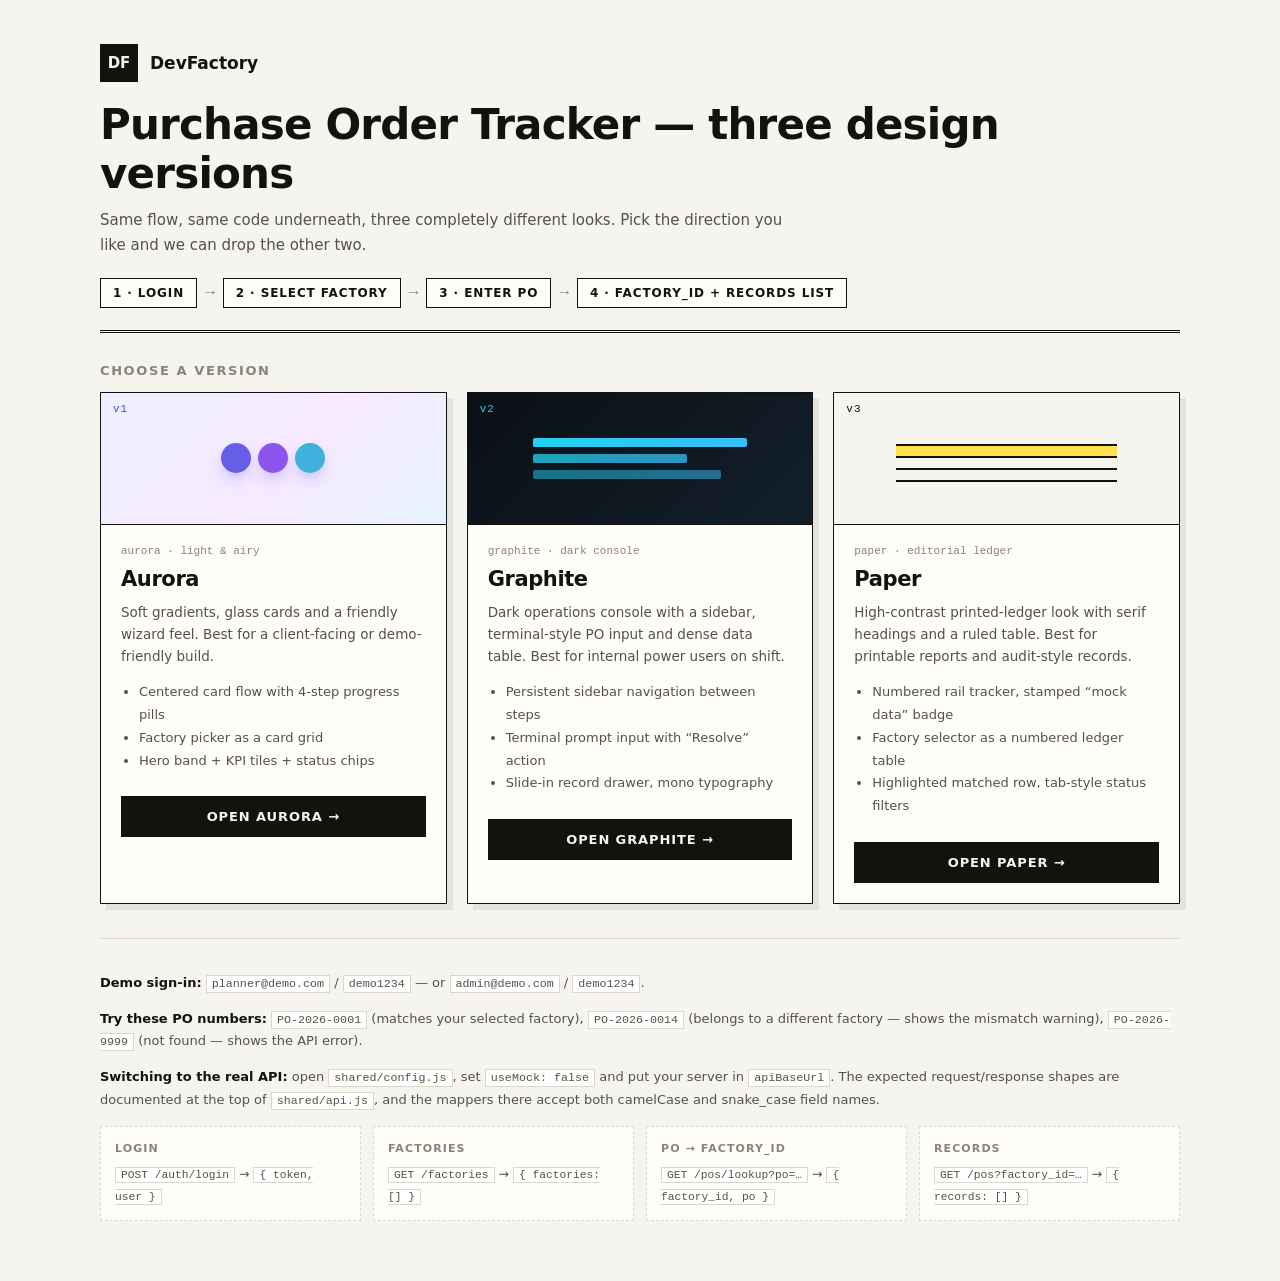
<file: index.html>
<!DOCTYPE html>
<html lang="en">
<head>
<meta charset="utf-8">
<meta name="viewport" content="width=device-width, initial-scale=1">
<title>DevFactory · Design Versions</title>
<style>
  :root {
    --ink: #14120f; --ink-2: #55514a; --ink-3: #8a8377;
    --paper: #f6f4ef; --rule: #ddd7ca; --hi: #ffe14d;
    --font: "Inter", ui-sans-serif, system-ui, -apple-system, "Segoe UI", Roboto, Helvetica, Arial, sans-serif;
    --mono: ui-monospace, "SF Mono", Menlo, Consolas, monospace;
  }
  * { box-sizing: border-box; }
  body { margin: 0; background: var(--paper); color: var(--ink); font-family: var(--font); -webkit-font-smoothing: antialiased; }
  .wrap { width: min(1080px, 100% - 36px); margin: 0 auto; padding: 44px 0 60px; }
  header { border-bottom: 3px double var(--ink); padding-bottom: 22px; margin-bottom: 30px; }
  .brand { display: flex; align-items: center; gap: 12px; margin-bottom: 18px; }
  .brand .box { width: 38px; height: 38px; background: var(--ink); color: var(--paper); display: grid; place-items: center; font-size: 15px; font-weight: 700; }
  .brand b { font-size: 17px; }
  h1 { font-size: clamp(28px, 4vw, 42px); margin: 0 0 10px; letter-spacing: -.8px; }
  .lede { margin: 0; color: var(--ink-2); font-size: 15px; line-height: 1.65; max-width: 72ch; }
  .flow { display: flex; gap: 8px; flex-wrap: wrap; margin-top: 20px; align-items: center; }
  .step { border: 1px solid var(--ink); background: #fffdf8; padding: 7px 12px; font-size: 12px; font-weight: 700; text-transform: uppercase; letter-spacing: .9px; }
  .arrow { color: var(--ink-3); font-family: var(--mono); }
  h2 { font-size: 13px; text-transform: uppercase; letter-spacing: 1.6px; color: var(--ink-3); margin: 0 0 14px; }
  .grid { display: grid; grid-template-columns: repeat(auto-fit, minmax(300px, 1fr)); gap: 20px; }
  .card { background: #fffdf8; border: 1px solid var(--ink); box-shadow: 6px 6px 0 rgba(20,18,15,.08); display: flex; flex-direction: column; }
  .swatch { height: 132px; border-bottom: 1px solid var(--ink); display: grid; place-items: center; position: relative; overflow: hidden; }
  .swatch .num { position: absolute; top: 10px; left: 12px; font-family: var(--mono); font-size: 11px; letter-spacing: 1px; }
  .swatch-a { background: linear-gradient(135deg, #eef0ff, #f7e9ff 55%, #e6f4ff); color: #4f46e5; }
  .swatch-a .dots { display: flex; gap: 7px; }
  .swatch-a .dots i { width: 30px; height: 30px; border-radius: 50%; background: #4f46e5; opacity: .85; box-shadow: 0 8px 18px -8px #4f46e5; }
  .swatch-a .dots i:nth-child(2) { background: #7c3aed; }
  .swatch-a .dots i:nth-child(3) { background: #22a8d8; }
  .swatch-b { background: linear-gradient(135deg, #0b0f16, #12202b); color: #22d3ee; }
  .swatch-b .bars { display: flex; flex-direction: column; gap: 7px; width: 62%; }
  .swatch-b .bars i { height: 9px; border-radius: 2px; background: linear-gradient(90deg, #22d3ee, #38bdf8); }
  .swatch-b .bars i:nth-child(1) { width: 100%; } .swatch-b .bars i:nth-child(2) { width: 72%; opacity: .75; } .swatch-b .bars i:nth-child(3) { width: 88%; opacity: .5; }
  .swatch-c { background: var(--paper); color: var(--ink); }
  .swatch-c .lines { width: 64%; display: flex; flex-direction: column; }
  .swatch-c .lines i { height: 12px; border-bottom: 2px solid var(--ink); }
  .swatch-c .lines i:nth-child(2) { background: var(--hi); }
  .card-body { padding: 20px; flex: 1; display: flex; flex-direction: column; gap: 10px; }
  .card-body h3 { margin: 0; font-size: 21px; letter-spacing: -.4px; }
  .card-body .tag { font-family: var(--mono); font-size: 11px; color: var(--ink-3); }
  .card-body p { margin: 0; color: var(--ink-2); font-size: 13.5px; line-height: 1.65; }
  ul.feat { margin: 4px 0 0; padding-left: 18px; color: var(--ink-2); font-size: 13px; line-height: 1.75; }
  .open {
    margin-top: 14px; display: inline-flex; align-items: center; justify-content: center; gap: 8px;
    border: 1px solid var(--ink); background: var(--ink); color: var(--paper); padding: 12px 18px;
    text-decoration: none; font-size: 13px; font-weight: 700; text-transform: uppercase; letter-spacing: .9px;
  }
  .open:hover { background: #000; box-shadow: 4px 4px 0 var(--hi); }
  .meta { margin-top: 34px; border-top: 1px solid var(--rule); padding-top: 20px; font-size: 13px; color: var(--ink-2); line-height: 1.75; }
  .meta b { color: var(--ink); }
  code { font-family: var(--mono); background: #fff; border: 1px solid var(--rule); padding: 1px 5px; font-size: .9em; }
  .accounts { display: grid; grid-template-columns: repeat(auto-fit, minmax(240px, 1fr)); gap: 12px; margin-top: 14px; }
  .account { border: 1px dashed var(--rule); background: #fffdf8; padding: 12px 14px; font-size: 12.5px; }
  .account b { display: block; font-size: 11px; text-transform: uppercase; letter-spacing: 1.1px; color: var(--ink-3); margin-bottom: 5px; }
</style>
</head>
<body>
<div class="wrap">

  <header>
    <div class="brand"><span class="box">DF</span><b>DevFactory</b></div>
    <h1>Purchase Order Tracker — three design versions</h1>
    <p class="lede">Same flow, same code underneath, three completely different looks. Pick the direction you like and we can drop the other two.</p>
    <div class="flow">
      <span class="step">1 · Login</span><span class="arrow">→</span>
      <span class="step">2 · Select factory</span><span class="arrow">→</span>
      <span class="step">3 · Enter PO</span><span class="arrow">→</span>
      <span class="step">4 · factory_id + records list</span>
    </div>
  </header>

  <h2>Choose a version</h2>
  <div class="grid">

    <article class="card">
      <div class="swatch swatch-a"><span class="num">v1</span><div class="dots"><i></i><i></i><i></i></div></div>
      <div class="card-body">
        <span class="tag">aurora · light &amp; airy</span>
        <h3>Aurora</h3>
        <p>Soft gradients, glass cards and a friendly wizard feel. Best for a client-facing or demo-friendly build.</p>
        <ul class="feat">
          <li>Centered card flow with 4-step progress pills</li>
          <li>Factory picker as a card grid</li>
          <li>Hero band + KPI tiles + status chips</li>
        </ul>
        <a class="open" href="versions/aurora/index.html">Open Aurora →</a>
      </div>
    </article>

    <article class="card">
      <div class="swatch swatch-b"><span class="num">v2</span><div class="bars"><i></i><i></i><i></i></div></div>
      <div class="card-body">
        <span class="tag">graphite · dark console</span>
        <h3>Graphite</h3>
        <p>Dark operations console with a sidebar, terminal-style PO input and dense data table. Best for internal power users on shift.</p>
        <ul class="feat">
          <li>Persistent sidebar navigation between steps</li>
          <li>Terminal prompt input with “Resolve” action</li>
          <li>Slide-in record drawer, mono typography</li>
        </ul>
        <a class="open" href="versions/graphite/index.html">Open Graphite →</a>
      </div>
    </article>

    <article class="card">
      <div class="swatch swatch-c"><span class="num">v3</span><div class="lines"><i></i><i></i><i></i><i></i></div></div>
      <div class="card-body">
        <span class="tag">paper · editorial ledger</span>
        <h3>Paper</h3>
        <p>High-contrast printed-ledger look with serif headings and a ruled table. Best for printable reports and audit-style records.</p>
        <ul class="feat">
          <li>Numbered rail tracker, stamped “mock data” badge</li>
          <li>Factory selector as a numbered ledger table</li>
          <li>Highlighted matched row, tab-style status filters</li>
        </ul>
        <a class="open" href="versions/paper/index.html">Open Paper →</a>
      </div>
    </article>

  </div>

  <div class="meta">
    <p><b>Demo sign-in:</b> <code>planner@demo.com</code> / <code>demo1234</code> — or <code>admin@demo.com</code> / <code>demo1234</code>.</p>
    <p><b>Try these PO numbers:</b> <code>PO-2026-0001</code> (matches your selected factory), <code>PO-2026-0014</code> (belongs to a different factory — shows the mismatch warning), <code>PO-2026-9999</code> (not found — shows the API error).</p>
    <p><b>Switching to the real API:</b> open <code>shared/config.js</code>, set <code>useMock: false</code> and put your server in <code>apiBaseUrl</code>. The expected request/response shapes are documented at the top of <code>shared/api.js</code>, and the mappers there accept both camelCase and snake_case field names.</p>
    <div class="accounts">
      <div class="account"><b>Login</b><code>POST /auth/login</code> → <code>{ token, user }</code></div>
      <div class="account"><b>Factories</b><code>GET /factories</code> → <code>{ factories: [] }</code></div>
      <div class="account"><b>PO → factory_id</b><code>GET /pos/lookup?po=…</code> → <code>{ factory_id, po }</code></div>
      <div class="account"><b>Records</b><code>GET /pos?factory_id=…</code> → <code>{ records: [] }</code></div>
    </div>
  </div>

</div>
</body>
</html>
</file>
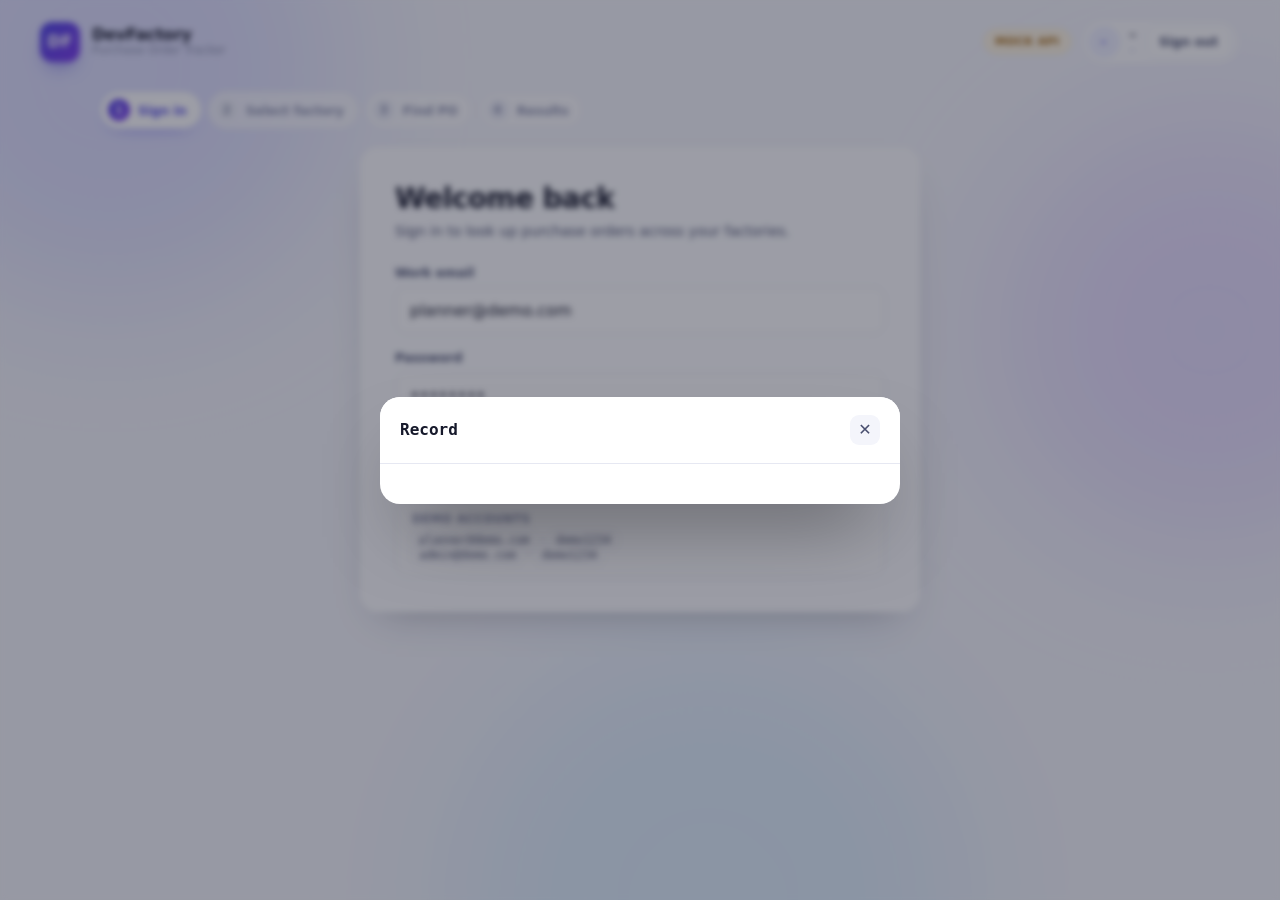
<file: versions/aurora/index.html>
<!DOCTYPE html>
<html lang="en">
<head>
<meta charset="utf-8">
<meta name="viewport" content="width=device-width, initial-scale=1">
<title>DevFactory · Aurora — PO Tracker</title>
<link rel="stylesheet" href="styles.css">
</head>
<body>

<div class="bg" aria-hidden="true"><span class="orb orb-a"></span><span class="orb orb-b"></span><span class="orb orb-c"></span></div>

<!-- ─────────────────────────────── top bar ─────────────────────────────── -->
<header class="topbar">
  <a class="brand" href="../../index.html">
    <span class="brand-mark">DF</span>
    <span class="brand-text"><strong>DevFactory</strong><small>Purchase Order Tracker</small></span>
  </a>
  <div class="top-actions">
    <span class="pill pill-mock" id="mockPill" hidden>Mock API</span>
    <div class="user-chip" id="userChip" hidden>
      <span class="avatar" id="userAvatar">–</span>
      <span class="user-meta"><strong id="userName">–</strong><small id="userRole">–</small></span>
      <button class="btn ghost sm" id="logoutBtn" type="button">Sign out</button>
    </div>
  </div>
</header>

<main class="shell">

  <!-- ───────────────────────────── stepper ───────────────────────────── -->
  <ol class="steps" id="steps">
    <li data-step="login"><span class="dot">1</span><span class="lbl">Sign in</span></li>
    <li data-step="factory"><span class="dot">2</span><span class="lbl">Select factory</span></li>
    <li data-step="lookup"><span class="dot">3</span><span class="lbl">Find PO</span></li>
    <li data-step="results"><span class="dot">4</span><span class="lbl">Results</span></li>
  </ol>

  <div class="alert" id="alert" role="alert" hidden></div>

  <!-- ───────────────────────────── 1 · LOGIN ─────────────────────────── -->
  <section class="card view" id="view-login">
    <div class="card-head">
      <h1>Welcome back</h1>
      <p>Sign in to look up purchase orders across your factories.</p>
    </div>

    <form id="loginForm" novalidate>
      <label class="field">
        <span class="field-label">Work email</span>
        <input id="email" type="email" value="planner@demo.com" autocomplete="username" spellcheck="false">
      </label>
      <label class="field">
        <span class="field-label">Password</span>
        <input id="password" type="password" value="demo1234" autocomplete="current-password">
      </label>
      <p class="field-error" id="loginError" hidden></p>
      <button class="btn primary block" id="loginBtn" type="submit">
        <span class="spinner" hidden></span><span class="btn-label">Sign in</span>
      </button>
    </form>

    <div class="demo-hint">
      <strong>Demo accounts</strong>
      <div><code>planner@demo.com</code> · <code>demo1234</code></div>
      <div><code>admin@demo.com</code> · <code>demo1234</code></div>
    </div>
  </section>

  <!-- ──────────────────────────── 2 · FACTORY ────────────────────────── -->
  <section class="card view" id="view-factory" hidden>
    <div class="card-head row">
      <div>
        <h1>Select a factory</h1>
        <p id="factoryCount">–</p>
      </div>
      <button class="btn ghost sm" id="reloadFactories" type="button">Refresh</button>
    </div>

    <div class="search">
      <span class="search-icon">⌕</span>
      <input id="factorySearch" type="search" placeholder="Search by name, city or ID…" autocomplete="off">
    </div>

    <div class="factory-grid" id="factoryGrid"></div>
    <p class="empty" id="factoryEmpty" hidden>No factories match that search.</p>
  </section>

  <!-- ───────────────────────────── 3 · LOOKUP ────────────────────────── -->
  <section class="card view" id="view-lookup" hidden>
    <button class="back" id="backToFactories" type="button">← Change factory</button>
    <div class="card-head">
      <h1>Find a purchase order</h1>
      <p>Enter a PO number — we'll resolve the <code>factory_id</code> it belongs to and list its records.</p>
    </div>

    <div class="selected-factory" id="selectedFactory"></div>

    <form id="poForm" novalidate>
      <div class="po-wrap">
        <label class="field po-field">
          <span class="field-label">PO number</span>
          <input id="poInput" type="text" placeholder="e.g. PO-2026-0001" autocomplete="off" spellcheck="false" role="combobox" aria-expanded="false" aria-controls="suggestions">
        </label>
        <ul class="suggestions" id="suggestions" role="listbox" hidden></ul>
      </div>
      <p class="field-error" id="poError" hidden></p>
      <button class="btn primary block" id="lookupBtn" type="submit">
        <span class="spinner" hidden></span><span class="btn-label">Fetch factory &amp; records</span>
      </button>
    </form>

    <p class="hint">Try <button class="link" type="button" data-demo-po="PO-2026-0014">PO-2026-0014</button> (belongs to another factory) or <button class="link" type="button" data-demo-po="PO-2026-9999">PO-2026-9999</button> (not found).</p>
  </section>

  <!-- ──────────────────────────── 4 · RESULTS ────────────────────────── -->
  <section class="view" id="view-results" hidden>
    <div class="results-top">
      <button class="back" id="backToLookup" type="button">← Search another PO</button>
      <div class="crumbs" id="crumbs"></div>
    </div>

    <article class="hero" id="poHero"></article>

    <div class="kpis" id="kpis"></div>

    <div class="panel">
      <div class="panel-head">
        <div>
          <h2>Factory records</h2>
          <p id="recordsMeta">–</p>
        </div>
        <div class="search search-inline">
          <span class="search-icon">⌕</span>
          <input id="listSearch" type="search" placeholder="Filter records…" autocomplete="off">
        </div>
      </div>

      <div class="chips" id="statusChips"></div>

      <div class="table-scroll">
        <table class="table" id="recordsTable">
          <thead>
            <tr>
              <th>PO</th><th>Buyer</th><th>Style</th><th>Item</th>
              <th class="ta-r">Qty</th><th>Status</th><th>Progress</th>
              <th>Ship date</th><th class="ta-r">Value</th>
            </tr>
          </thead>
          <tbody id="recordsBody"></tbody>
        </table>
      </div>
      <p class="empty" id="recordsEmpty" hidden>No records match your filters.</p>
    </div>
  </section>

</main>

<!-- ────────────────────────────── overlays ─────────────────────────────── -->
<div class="toasts" id="toasts"></div>

<div class="modal" id="modal" hidden>
  <div class="modal-backdrop" data-close></div>
  <div class="modal-card" role="dialog" aria-modal="true" aria-labelledby="modalTitle">
    <header class="modal-head">
      <h3 id="modalTitle">Record</h3>
      <button class="icon-btn" data-close type="button" aria-label="Close">✕</button>
    </header>
    <div class="modal-body" id="modalBody"></div>
  </div>
</div>

<script src="../../shared/config.js"></script>
<script src="../../shared/mock-data.js"></script>
<script src="../../shared/format.js"></script>
<script src="../../shared/api.js"></script>
<script src="../../shared/store.js"></script>
<script src="app.js"></script>
</body>
</html>
</file>
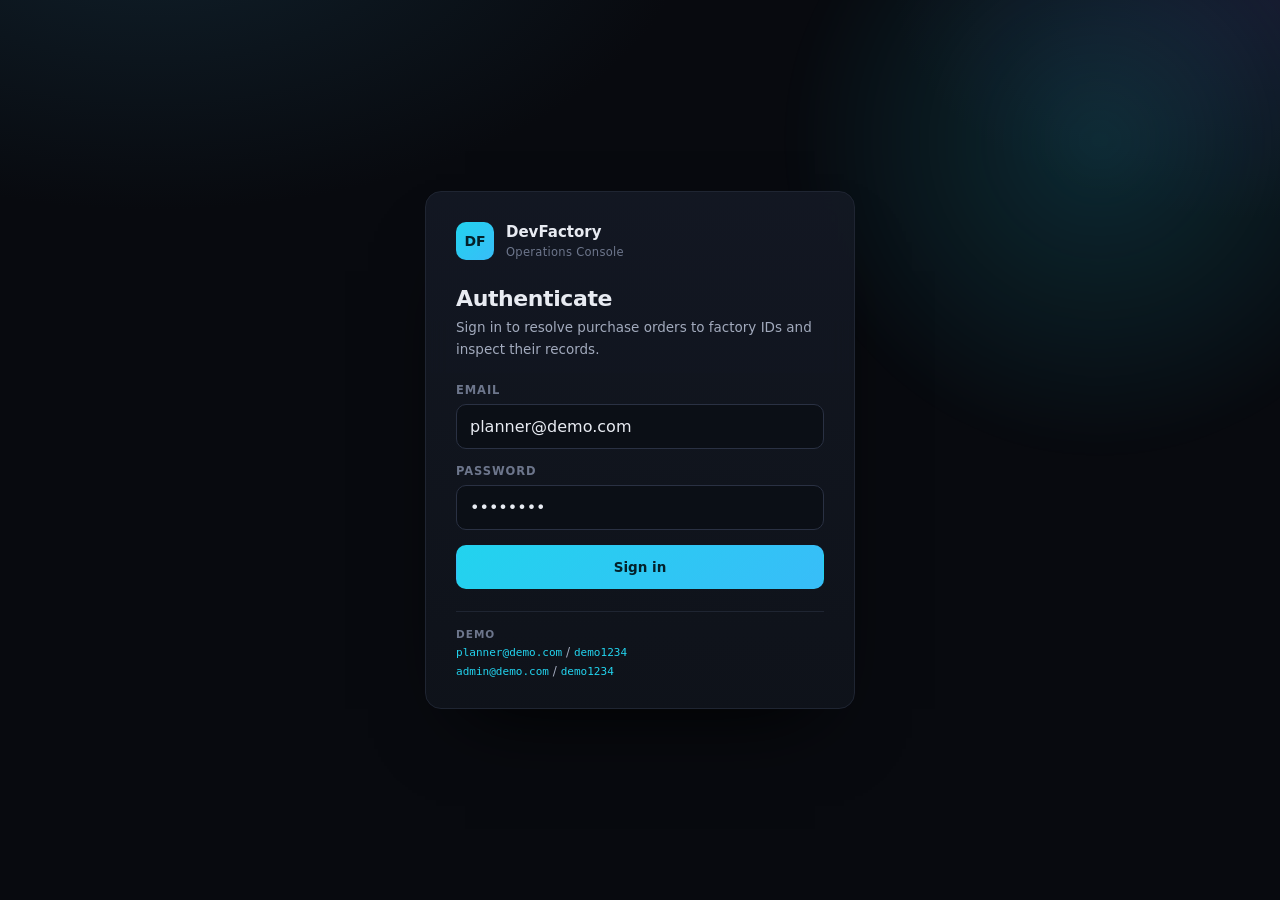
<file: versions/graphite/index.html>
<!DOCTYPE html>
<html lang="en">
<head>
<meta charset="utf-8">
<meta name="viewport" content="width=device-width, initial-scale=1">
<title>DevFactory · Graphite — Operations Console</title>
<link rel="stylesheet" href="styles.css">
</head>
<body>

<!-- ═══════════════════════════════ 1 · LOGIN SCREEN ════════════════════════ -->
<section class="login-screen" id="screen-login">
  <div class="login-glow" aria-hidden="true"></div>
  <form class="login-card" id="loginForm" novalidate>
    <div class="login-brand">
      <span class="mark">DF</span>
      <div><strong>DevFactory</strong><small>Operations Console</small></div>
    </div>
    <h1>Authenticate</h1>
    <p class="lede">Sign in to resolve purchase orders to factory IDs and inspect their records.</p>

    <label class="fld">
      <span>Email</span>
      <input id="email" type="email" value="planner@demo.com" autocomplete="username" spellcheck="false">
    </label>
    <label class="fld">
      <span>Password</span>
      <input id="password" type="password" value="demo1234" autocomplete="current-password">
    </label>
    <p class="ferr" id="loginError" hidden></p>

    <button class="btn primary lg block" id="loginBtn" type="submit">
      <span class="spin" hidden></span><span class="lbl">Sign in</span>
    </button>

    <div class="login-note">
      <span class="k">Demo</span>
      <span><code>planner@demo.com</code> / <code>demo1234</code></span>
      <span><code>admin@demo.com</code> / <code>demo1234</code></span>
    </div>
  </form>
</section>

<!-- ════════════════════════════════ 2 · CONSOLE ═══════════════════════════ -->
<div class="shell" id="screen-app" hidden>

  <!-- ───────────── sidebar ───────────── -->
  <aside class="sidebar">
    <div class="side-brand">
      <span class="mark">DF</span>
      <div><strong>DevFactory</strong><small>v2 · console</small></div>
    </div>

    <nav class="side-nav" id="sideNav">
      <button class="nav-item" data-step="factory" type="button">
        <span class="ix">01</span><span class="tx"><b>Select factory</b><small>Choose a production unit</small></span>
      </button>
      <button class="nav-item" data-step="lookup" type="button">
        <span class="ix">02</span><span class="tx"><b>Find purchase order</b><small>Resolve factory_id from PO</small></span>
      </button>
      <button class="nav-item" data-step="results" type="button">
        <span class="ix">03</span><span class="tx"><b>Records</b><small>POs for the factory</small></span>
      </button>
    </nav>

    <div class="side-foot">
      <div class="side-user">
        <span class="av" id="userAvatar">–</span>
        <div><strong id="userName">–</strong><small id="userRole">–</small></div>
      </div>
      <button class="btn ghost sm block" id="logoutBtn" type="button">Sign out</button>
    </div>
  </aside>

  <!-- ───────────── main ───────────── -->
  <main class="main">
    <header class="main-head">
      <div>
        <h1 id="pageTitle">Select a factory</h1>
        <p id="pageSub">—</p>
      </div>
      <div class="head-tools">
        <span class="badge-api" id="mockPill" hidden>mock api</span>
        <button class="btn ghost sm" id="reloadBtn" type="button">Refresh</button>
      </div>
    </header>

    <div class="alert" id="alert" role="alert" hidden></div>

    <!-- ══ FACTORY ══ -->
    <section class="view" id="view-factory" hidden>
      <div class="toolbar">
        <label class="search">
          <span>⌕</span>
          <input id="factorySearch" type="search" placeholder="Filter factories — name, city, factory_id…" autocomplete="off">
        </label>
        <span class="count" id="factoryCount">–</span>
      </div>
      <div class="fac-list" id="factoryGrid"></div>
      <p class="empty" id="factoryEmpty" hidden>No factories match that filter.</p>
    </section>

    <!-- ══ LOOKUP ══ -->
    <section class="view" id="view-lookup" hidden>
      <div class="ctx" id="selectedFactory"></div>

      <form class="console-form" id="poForm" novalidate>
        <div class="term">
          <span class="prompt" aria-hidden="true">›</span>
          <input id="poInput" type="text" placeholder="type a purchase order number, e.g. PO-2026-0001"
                 autocomplete="off" spellcheck="false" aria-label="Purchase order number">
          <button class="btn primary" id="lookupBtn" type="submit">
            <span class="spin" hidden></span><span class="lbl">Resolve</span>
          </button>
        </div>
        <ul class="sug" id="suggestions" hidden></ul>
        <p class="ferr" id="poError" hidden></p>
      </form>

      <div class="legend">
        <span class="dot"></span> The API returns <code>{ factory_id, po }</code> for the number you enter, then the
        records list is loaded for that <code>factory_id</code>.
      </div>
      <div class="demo-pos">
        <span class="k">Try</span>
        <button type="button" class="chipbtn" data-demo-po="PO-2026-0001">PO-2026-0001 · own factory</button>
        <button type="button" class="chipbtn" data-demo-po="PO-2026-0014">PO-2026-0014 · other factory</button>
        <button type="button" class="chipbtn" data-demo-po="PO-2026-9999">PO-2026-9999 · not found</button>
      </div>
    </section>

    <!-- ══ RESULTS ══ -->
    <section class="view" id="view-results" hidden>
      <div class="result-top">
        <button class="back" id="backToLookup" type="button">← New search</button>
        <span class="crumbs" id="crumbs"></span>
      </div>

      <article class="resolved" id="poHero"></article>

      <div class="kpis" id="kpis"></div>

      <div class="panel">
        <div class="panel-head">
          <h2 id="recordsTitle">Records</h2>
          <span class="count" id="recordsMeta">–</span>
        </div>
        <div class="toolbar">
          <label class="search">
            <span>⌕</span>
            <input id="listSearch" type="search" placeholder="Filter records — PO, buyer, style, status…" autocomplete="off">
          </label>
          <div class="chips" id="statusChips"></div>
        </div>
        <div class="tbl-wrap">
          <table class="tbl" id="recordsTable">
            <thead>
              <tr>
                <th>PO number</th><th>Buyer</th><th>Style</th><th class="wide">Item</th>
                <th class="ta-r">Qty</th><th>Status</th><th>Progress</th><th>Ship</th><th class="ta-r">Value</th>
              </tr>
            </thead>
            <tbody id="recordsBody"></tbody>
          </table>
        </div>
        <p class="empty" id="recordsEmpty" hidden>No records match the current filter.</p>
      </div>
    </section>
  </main>
</div>

<!-- overlays -->
<div class="toasts" id="toasts"></div>
<div class="drawer" id="modal" hidden>
  <div class="drawer-bd" data-close></div>
  <aside class="drawer-card" role="dialog" aria-modal="true" aria-labelledby="modalTitle">
    <header class="drawer-head">
      <h3 id="modalTitle">Record</h3>
      <button class="icon-btn" data-close type="button" aria-label="Close">✕</button>
    </header>
    <div class="drawer-body" id="modalBody"></div>
  </aside>
</div>

<script src="../../shared/config.js"></script>
<script src="../../shared/mock-data.js"></script>
<script src="../../shared/format.js"></script>
<script src="../../shared/api.js"></script>
<script src="../../shared/store.js"></script>
<script src="app.js"></script>
</body>
</html>
</file>
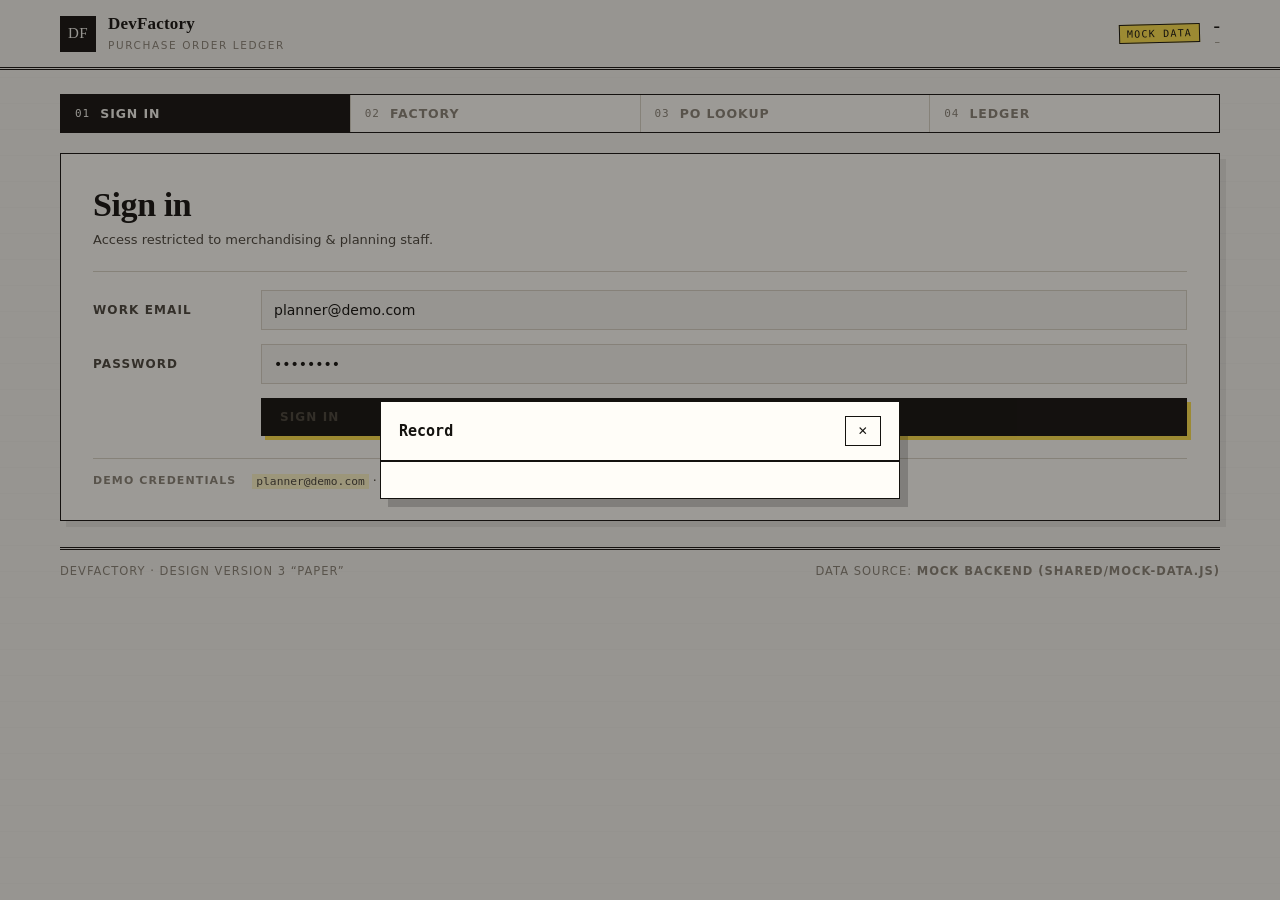
<file: versions/paper/index.html>
<!DOCTYPE html>
<html lang="en">
<head>
<meta charset="utf-8">
<meta name="viewport" content="width=device-width, initial-scale=1">
<title>DevFactory · Paper — Purchase Order Ledger</title>
<link rel="stylesheet" href="styles.css">
</head>
<body>

<header class="masthead">
  <div class="wrap masthead-in">
    <a class="wordmark" href="../../index.html">
      <span class="wm-box">DF</span>
      <span class="wm-txt"><strong>DevFactory</strong><em>Purchase Order Ledger</em></span>
    </a>
    <div class="mast-right">
      <span class="stamp" id="mockPill" hidden>Mock data</span>
      <span class="mast-user" id="userChip" hidden><b id="userName">–</b><i id="userRole">–</i></span>
      <button class="tbtn" id="logoutBtn" type="button" hidden>Sign out</button>
    </div>
  </div>
</header>

<main class="wrap">

  <!-- ruled step tracker -->
  <ol class="rail" id="steps">
    <li data-step="login"><span class="n">01</span><span class="t">Sign in</span></li>
    <li data-step="factory"><span class="n">02</span><span class="t">Factory</span></li>
    <li data-step="lookup"><span class="n">03</span><span class="t">PO lookup</span></li>
    <li data-step="results"><span class="n">04</span><span class="t">Ledger</span></li>
  </ol>

  <div class="note note-err" id="alert" role="alert" hidden></div>

  <!-- ═══════════════════════════════ 01 · SIGN IN ═══════════════════════ -->
  <section class="sheet" id="view-login">
    <div class="sheet-head">
      <h1>Sign in</h1>
      <p class="kicker">Access restricted to merchandising &amp; planning staff.</p>
    </div>

    <form class="form" id="loginForm" novalidate>
      <div class="row">
        <label class="lbl" for="email">Work email</label>
        <input class="inp" id="email" type="email" value="planner@demo.com" autocomplete="username" spellcheck="false">
      </div>
      <div class="row">
        <label class="lbl" for="password">Password</label>
        <input class="inp" id="password" type="password" value="demo1234" autocomplete="current-password">
      </div>
      <p class="note note-err inline" id="loginError" hidden></p>
      <div class="row row-act">
        <span></span>
        <button class="btn btn-ink" id="loginBtn" type="submit"><span class="spin" hidden></span><span class="lbl">Sign in</span></button>
      </div>
    </form>

    <footer class="sheet-foot">
      <b>Demo credentials</b>
      <span><code>planner@demo.com</code> · <code>demo1234</code></span>
      <span><code>admin@demo.com</code> · <code>demo1234</code></span>
    </footer>
  </section>

  <!-- ══════════════════════════════ 02 · FACTORY ════════════════════════ -->
  <section class="sheet" id="view-factory" hidden>
    <div class="sheet-head row-head">
      <div>
        <h1>Select factory</h1>
        <p class="kicker" id="factoryCount">–</p>
      </div>
      <button class="btn btn-paper" id="reloadFactories" type="button">Reload list</button>
    </div>

    <div class="filter">
      <label class="lbl" for="factorySearch">Filter</label>
      <input class="inp" id="factorySearch" type="search" placeholder="Factory name, city or ID…" autocomplete="off">
    </div>

    <table class="ledger ledger-fac">
      <thead>
        <tr><th class="w-no">#</th><th>Factory</th><th>Location</th><th class="ta-r">Units</th><th class="ta-r">Daily capacity</th><th>Status</th><th class="w-pick"></th></tr>
      </thead>
      <tbody id="factoryGrid"></tbody>
    </table>
    <p class="empty" id="factoryEmpty" hidden>No factories match that filter.</p>
  </section>

  <!-- ══════════════════════════════ 03 · LOOKUP ═════════════════════════ -->
  <section class="sheet" id="view-lookup" hidden>
    <button class="tbtn back" id="backToFactories" type="button">← Change factory</button>
    <div class="sheet-head">
      <h1>PO lookup</h1>
      <p class="kicker">Enter a purchase order number. The API resolves the <code>factory_id</code> it belongs to, then the ledger is loaded for that factory.</p>
    </div>

    <div class="ctx" id="selectedFactory"></div>

    <form class="form" id="poForm" novalidate>
      <div class="row row-po">
        <label class="lbl" for="poInput">Purchase order</label>
        <div class="po-box">
          <input class="inp inp-po" id="poInput" type="text" placeholder="PO-2026-0001" autocomplete="off" spellcheck="false">
          <button class="btn btn-ink" id="lookupBtn" type="submit"><span class="spin" hidden></span><span class="lbl">Fetch records</span></button>
        </div>
        <ul class="sug" id="suggestions" hidden></ul>
      </div>
      <p class="note note-err inline" id="poError" hidden></p>
    </form>

    <p class="kicker mt">Examples —
      <button class="tlink" type="button" data-demo-po="PO-2026-0014">PO-2026-0014</button> (different factory) ·
      <button class="tlink" type="button" data-demo-po="PO-2026-9999">PO-2026-9999</button> (not found)
    </p>
  </section>

  <!-- ══════════════════════════════ 04 · LEDGER ═════════════════════════ -->
  <section id="view-results" hidden>
    <div class="res-head">
      <button class="tbtn back" id="backToLookup" type="button">← New lookup</button>
      <span class="crumbs" id="crumbs"></span>
    </div>

    <article class="dossier" id="poHero"></article>

    <div class="tally" id="kpis"></div>

    <div class="sheet sheet-flush">
      <div class="sheet-head row-head">
        <div>
          <h2>Records for <span id="recordsTitle">–</span></h2>
          <p class="kicker" id="recordsMeta">–</p>
        </div>
        <div class="filter filter-inline">
          <label class="lbl" for="listSearch">Search</label>
          <input class="inp" id="listSearch" type="search" placeholder="PO, buyer, style…" autocomplete="off">
        </div>
      </div>

      <div class="tabs" id="statusChips"></div>

      <div class="table-scroll">
        <table class="ledger">
          <thead>
            <tr>
              <th>PO number</th><th>Buyer</th><th>Style</th><th>Item</th>
              <th class="ta-r">Qty</th><th>Status</th><th>Progress</th><th>Ship</th><th class="ta-r">Value</th>
            </tr>
          </thead>
          <tbody id="recordsBody"></tbody>
        </table>
      </div>
      <p class="empty" id="recordsEmpty" hidden>No records match your filters.</p>
    </div>
  </section>

  <footer class="colophon">
    <span>DevFactory · design version 3 “Paper”</span>
    <span>Data source: <b id="srcLabel">—</b></span>
  </footer>
</main>

<div class="toasts" id="toasts"></div>

<div class="sheet-modal" id="modal" hidden>
  <div class="sm-bd" data-close></div>
  <div class="sm-card" role="dialog" aria-modal="true" aria-labelledby="modalTitle">
    <header class="sm-head">
      <h3 id="modalTitle">Record</h3>
      <button class="tbtn" data-close type="button" aria-label="Close">✕</button>
    </header>
    <div class="sm-body" id="modalBody"></div>
  </div>
</div>

<script src="../../shared/config.js"></script>
<script src="../../shared/mock-data.js"></script>
<script src="../../shared/format.js"></script>
<script src="../../shared/api.js"></script>
<script src="../../shared/store.js"></script>
<script src="app.js"></script>
</body>
</html>
</file>
<file: versions/aurora/styles.css>
/* =============================================================================
   DevFactory · Version 1 — "Aurora"
   Light, airy, card-based. Indigo accent, soft gradients, generous radii.
   ========================================================================== */
:root {
  --bg: #f5f6fb;
  --card: rgba(255, 255, 255, .82);
  --card-solid: #fff;
  --ink: #16192b;
  --ink-2: #4a5070;
  --ink-3: #8b90ad;
  --line: #e6e8f2;
  --accent: #4f46e5;
  --accent-2: #7c3aed;
  --accent-soft: #eef0ff;
  --ok: #0f9d76;
  --warn: #b45309;
  --danger: #d64545;
  --ship: #0e7490;
  --radius: 18px;
  --radius-sm: 12px;
  --shadow: 0 18px 40px -22px rgba(22, 25, 43, .35);
  --font: "Inter", ui-sans-serif, system-ui, -apple-system, "Segoe UI", Roboto, Helvetica, Arial, sans-serif;
}

* { box-sizing: border-box; }
html, body { height: 100%; }
body {
  margin: 0;
  font-family: var(--font);
  color: var(--ink);
  background: var(--bg);
  -webkit-font-smoothing: antialiased;
}
button, input { font: inherit; color: inherit; }
code { font-family: ui-monospace, "SF Mono", Menlo, Consolas, monospace; font-size: .92em; }

/* ------------------------------------------------------------------ backdrop */
.bg { position: fixed; inset: 0; overflow: hidden; z-index: 0; }
.orb { position: absolute; border-radius: 50%; filter: blur(70px); opacity: .5; }
.orb-a { width: 460px; height: 460px; background: #c7c9ff; top: -160px; left: -120px; }
.orb-b { width: 420px; height: 420px; background: #d8c6ff; top: 120px; right: -140px; }
.orb-c { width: 520px; height: 520px; background: #bfe4ff; bottom: -260px; left: 35%; opacity: .38; }

/* ------------------------------------------------------------------- top bar */
.topbar {
  position: relative; z-index: 2;
  display: flex; align-items: center; justify-content: space-between; gap: 16px;
  padding: 18px clamp(16px, 4vw, 40px);
}
.brand { display: flex; align-items: center; gap: 12px; text-decoration: none; color: inherit; }
.brand-mark {
  width: 40px; height: 40px; border-radius: 12px; display: grid; place-items: center;
  background: linear-gradient(135deg, var(--accent), var(--accent-2));
  color: #fff; font-weight: 800; letter-spacing: .5px; box-shadow: 0 10px 20px -10px var(--accent);
}
.brand-text { display: flex; flex-direction: column; line-height: 1.15; }
.brand-text strong { font-size: 16px; letter-spacing: -.2px; }
.brand-text small { color: var(--ink-3); font-size: 11.5px; }
.top-actions { display: flex; align-items: center; gap: 10px; }

.pill {
  font-size: 11px; font-weight: 600; letter-spacing: .4px; text-transform: uppercase;
  padding: 5px 10px; border-radius: 999px; background: #fff7e6; color: #a16207; border: 1px solid #fde8b5;
}
.user-chip {
  display: flex; align-items: center; gap: 10px;
  background: rgba(255,255,255,.7); border: 1px solid var(--line); border-radius: 999px;
  padding: 6px 8px 6px 6px; backdrop-filter: blur(8px);
}
.avatar {
  width: 32px; height: 32px; border-radius: 50%; display: grid; place-items: center;
  background: var(--accent-soft); color: var(--accent); font-weight: 700; font-size: 12px;
}
.user-meta { display: flex; flex-direction: column; line-height: 1.2; }
.user-meta strong { font-size: 13px; }
.user-meta small { font-size: 11px; color: var(--ink-3); }

/* --------------------------------------------------------------------- shell */
.shell {
  position: relative; z-index: 1;
  width: min(1080px, 100% - 32px);
  margin: 0 auto; padding-bottom: 72px;
}

/* ------------------------------------------------------------------- stepper */
.steps {
  list-style: none; display: flex; gap: 6px; padding: 0; margin: 8px 0 18px;
  flex-wrap: wrap;
}
.steps li {
  display: flex; align-items: center; gap: 8px;
  padding: 7px 14px 7px 7px; border-radius: 999px;
  background: rgba(255,255,255,.6); border: 1px solid var(--line);
  color: var(--ink-3); font-size: 12.5px; font-weight: 600;
  transition: .25s;
}
.steps .dot {
  width: 22px; height: 22px; border-radius: 50%; display: grid; place-items: center;
  background: #eceef7; color: var(--ink-3); font-size: 11.5px; font-weight: 700;
}
.steps li.is-active { background: #fff; color: var(--accent); border-color: #d9dcfb; box-shadow: 0 8px 18px -14px var(--accent); }
.steps li.is-active .dot { background: linear-gradient(135deg, var(--accent), var(--accent-2)); color: #fff; }
.steps li.is-done { color: var(--ok); }
.steps li.is-done .dot { background: #e3f6ef; color: var(--ok); }

/* --------------------------------------------------------------------- cards */
.card {
  background: var(--card); border: 1px solid rgba(255,255,255,.8);
  border-radius: var(--radius); padding: clamp(20px, 3.4vw, 34px);
  box-shadow: var(--shadow); backdrop-filter: blur(14px);
  max-width: 560px; margin: 0 auto;
}
#view-factory.card, #view-lookup.card { max-width: 720px; }
.card-head { margin-bottom: 22px; }
.card-head.row { display: flex; align-items: flex-start; justify-content: space-between; gap: 14px; }
.card-head h1 { margin: 0 0 6px; font-size: clamp(22px, 2.6vw, 28px); letter-spacing: -.6px; }
.card-head p { margin: 0; color: var(--ink-2); font-size: 14px; line-height: 1.55; }

.back {
  background: none; border: 0; padding: 0 0 12px; cursor: pointer;
  color: var(--accent); font-size: 13px; font-weight: 600;
}
.back:hover { text-decoration: underline; }

/* -------------------------------------------------------------------- fields */
.field { display: block; margin-bottom: 16px; }
.field-label { display: block; font-size: 12.5px; font-weight: 600; color: var(--ink-2); margin-bottom: 7px; }
.field input {
  width: 100%; padding: 13px 14px; border-radius: var(--radius-sm);
  border: 1px solid var(--line); background: #fff; outline: none;
  transition: border-color .18s, box-shadow .18s;
}
.field input::placeholder { color: #b6bad0; }
.field input:focus { border-color: #c3c6f7; box-shadow: 0 0 0 4px var(--accent-soft); }
.field input.is-bad { border-color: #f0b4b4; box-shadow: 0 0 0 4px #fdeeee; }
.field-error { color: var(--danger); font-size: 12.5px; margin: -6px 0 14px; font-weight: 500; }

/* -------------------------------------------------------------------- buttons */
.btn {
  display: inline-flex; align-items: center; justify-content: center; gap: 9px;
  border-radius: var(--radius-sm); border: 1px solid transparent;
  padding: 12px 18px; font-size: 14px; font-weight: 600; cursor: pointer;
  transition: transform .12s, box-shadow .18s, background .18s, opacity .18s;
}
.btn:active { transform: translateY(1px); }
.btn.primary { background: linear-gradient(135deg, var(--accent), var(--accent-2)); color: #fff; box-shadow: 0 14px 26px -14px var(--accent); }
.btn.primary:hover { box-shadow: 0 18px 30px -14px var(--accent); }
.btn.ghost { background: #fff; border-color: var(--line); color: var(--ink-2); }
.btn.ghost:hover { border-color: #d6d9ea; color: var(--ink); }
.btn.block { width: 100%; }
.btn.sm { padding: 8px 12px; font-size: 12.5px; border-radius: 10px; }
.btn[disabled] { opacity: .6; cursor: not-allowed; box-shadow: none; }

.spinner {
  width: 15px; height: 15px; border-radius: 50%;
  border: 2px solid rgba(255,255,255,.45); border-top-color: #fff;
  animation: spin .7s linear infinite;
}
.btn.ghost .spinner { border-color: #d8dbea; border-top-color: var(--accent); }
@keyframes spin { to { transform: rotate(360deg); } }

.link { background: none; border: 0; padding: 0; color: var(--accent); font-weight: 600; cursor: pointer; font-size: inherit; }
.link:hover { text-decoration: underline; }

/* ------------------------------------------------------------------- alerts */
.alert {
  background: #fff1f1; border: 1px solid #fbd5d5; color: #a92f2f;
  padding: 12px 15px; border-radius: 14px; font-size: 13.5px; font-weight: 500;
  margin-bottom: 16px;
}
.alert.info { background: #eef4ff; border-color: #d6e2fb; color: #2b4a8f; }

/* --------------------------------------------------------------------- demo */
.demo-hint {
  margin-top: 20px; padding: 14px 16px; border-radius: 14px;
  background: rgba(255,255,255,.6); border: 1px dashed #d8dbf0; font-size: 12.5px; color: var(--ink-2);
}
.demo-hint strong { display: block; margin-bottom: 6px; font-size: 11.5px; letter-spacing: .4px; text-transform: uppercase; color: var(--ink-3); }
.demo-hint code { background: #fff; padding: 2px 6px; border-radius: 6px; border: 1px solid var(--line); }
.hint { font-size: 12.5px; color: var(--ink-3); margin: 16px 0 0; line-height: 1.7; }

/* ------------------------------------------------------------------- search */
.search { position: relative; margin-bottom: 18px; }
.search input {
  width: 100%; padding: 12px 14px 12px 38px; border-radius: var(--radius-sm);
  border: 1px solid var(--line); background: #fff; outline: none;
}
.search input:focus { border-color: #c3c6f7; box-shadow: 0 0 0 4px var(--accent-soft); }
.search-icon { position: absolute; left: 13px; top: 50%; transform: translateY(-50%); color: var(--ink-3); font-size: 16px; }
.search-inline { margin: 0; width: 240px; }

/* ---------------------------------------------------------------- factories */
.factory-grid { display: grid; grid-template-columns: repeat(auto-fill, minmax(232px, 1fr)); gap: 12px; }
.factory {
  text-align: left; cursor: pointer; background: #fff; border: 1px solid var(--line);
  border-radius: 16px; padding: 16px; display: flex; flex-direction: column; gap: 10px;
  transition: transform .15s, border-color .18s, box-shadow .18s;
}
.factory:hover { transform: translateY(-2px); border-color: #c9cdf7; box-shadow: 0 16px 30px -20px rgba(79,70,229,.55); }
.factory-top { display: flex; align-items: center; gap: 11px; }
.factory-badge {
  width: 38px; height: 38px; border-radius: 11px; display: grid; place-items: center;
  background: var(--accent-soft); color: var(--accent); font-weight: 700; font-size: 13px; flex: none;
}
.factory-name { font-weight: 650; font-size: 14.5px; line-height: 1.25; }
.factory-loc { font-size: 12px; color: var(--ink-3); }
.factory-meta { display: flex; gap: 6px; flex-wrap: wrap; margin-top: 2px; }
.tag {
  font-size: 11px; font-weight: 600; padding: 3px 8px; border-radius: 7px;
  background: #f4f5fb; color: var(--ink-2);
}
.tag.id { background: #eef0ff; color: var(--accent); font-family: ui-monospace, Menlo, monospace; }
.tag.watch { background: #fff7e6; color: #a16207; }

/* ------------------------------------------------------------------- lookup */
.selected-factory {
  display: flex; align-items: center; gap: 12px; margin-bottom: 20px;
  padding: 13px 15px; border-radius: 14px; background: #fff; border: 1px solid var(--line);
}
.selected-factory .badge { width: 34px; height: 34px; border-radius: 10px; background: var(--accent-soft); color: var(--accent); display: grid; place-items: center; font-weight: 700; font-size: 12px; }
.selected-factory .who { display: flex; flex-direction: column; line-height: 1.3; }
.selected-factory .who strong { font-size: 13.5px; }
.selected-factory .who small { color: var(--ink-3); font-size: 11.5px; }
.selected-factory .id { margin-left: auto; }

.po-wrap { position: relative; }
.po-field input { padding: 15px 16px; font-size: 16px; letter-spacing: .4px; font-weight: 600; }
.suggestions {
  position: absolute; z-index: 20; top: calc(100% - 8px); left: 0; right: 0; margin: 0; padding: 6px;
  list-style: none; background: #fff; border: 1px solid var(--line); border-radius: 14px;
  box-shadow: 0 22px 40px -22px rgba(22,25,43,.4); max-height: 262px; overflow: auto;
}
.suggestions li { padding: 9px 11px; border-radius: 10px; cursor: pointer; display: flex; align-items: center; gap: 10px; }
.suggestions li:hover, .suggestions li.is-active { background: var(--accent-soft); }
.suggestions .s-po { font-weight: 650; font-size: 13px; font-family: ui-monospace, Menlo, monospace; }
.suggestions .s-sub { font-size: 11.5px; color: var(--ink-3); }
.suggestions .s-fac { margin-left: auto; font-size: 11px; color: var(--ink-2); background: #f4f5fb; padding: 3px 7px; border-radius: 6px; }

/* ------------------------------------------------------------------ results */
.results-top { display: flex; align-items: center; justify-content: space-between; gap: 14px; flex-wrap: wrap; }
.crumbs { font-size: 12.5px; color: var(--ink-3); display: flex; align-items: center; gap: 7px; flex-wrap: wrap; }
.crumbs b { color: var(--ink-2); font-weight: 600; }

.hero {
  background: linear-gradient(135deg, #3f35d4, #7c3aed 60%, #a855f7);
  color: #fff; border-radius: 20px; padding: clamp(18px, 3vw, 28px);
  box-shadow: 0 26px 50px -28px rgba(79,70,229,.85);
  display: grid; grid-template-columns: minmax(0,1.1fr) minmax(0,.9fr); gap: 22px;
}
.hero .eyebrow { font-size: 11.5px; letter-spacing: 1.2px; text-transform: uppercase; opacity: .78; font-weight: 600; }
.hero h2 { margin: 6px 0 4px; font-size: clamp(24px, 3.4vw, 34px); letter-spacing: -.8px; font-family: ui-monospace, Menlo, monospace; }
.hero .sub { font-size: 13.5px; opacity: .88; }
.hero-facts { display: grid; grid-template-columns: 1fr 1fr; gap: 12px 20px; align-content: start; }
.hero-facts .f { display: flex; flex-direction: column; gap: 3px; }
.hero-facts .k { font-size: 11px; text-transform: uppercase; letter-spacing: .8px; opacity: .7; font-weight: 600; }
.hero-facts .v { font-size: 14.5px; font-weight: 600; }
.hero-facts .v.mono { font-family: ui-monospace, Menlo, monospace; }
.hero .progress { grid-column: 1 / -1; }
.hero .progress-track { height: 8px; border-radius: 99px; background: rgba(255,255,255,.25); overflow: hidden; }
.hero .progress-track i { display: block; height: 100%; border-radius: 99px; background: #fff; }
.hero .progress-meta { display: flex; justify-content: space-between; font-size: 12px; opacity: .85; margin-top: 6px; }
.match-note {
  grid-column: 1 / -1; display: flex; align-items: center; gap: 12px; flex-wrap: wrap;
  background: rgba(255,255,255,.16); border: 1px solid rgba(255,255,255,.28);
  border-radius: 14px; padding: 11px 13px; font-size: 13px;
}
.match-note button {
  margin-left: auto; background: #fff; color: var(--accent); border: 0; border-radius: 9px;
  padding: 8px 13px; font-weight: 650; font-size: 12.5px; cursor: pointer;
}

.kpis { display: grid; grid-template-columns: repeat(auto-fit, minmax(168px, 1fr)); gap: 12px; margin: 16px 0; }
.kpi {
  background: rgba(255,255,255,.86); border: 1px solid var(--line); border-radius: 16px;
  padding: 15px 17px; box-shadow: 0 12px 26px -22px rgba(22,25,43,.5);
}
.kpi .k { font-size: 11.5px; text-transform: uppercase; letter-spacing: .7px; color: var(--ink-3); font-weight: 650; }
.kpi .v { font-size: 23px; font-weight: 700; letter-spacing: -.6px; margin-top: 5px; }
.kpi .d { font-size: 12px; color: var(--ink-3); margin-top: 2px; }
.kpi.warn .v { color: var(--warn); }

.panel {
  background: rgba(255,255,255,.88); border: 1px solid var(--line); border-radius: var(--radius);
  padding: clamp(16px, 2.4vw, 22px); box-shadow: var(--shadow); backdrop-filter: blur(10px);
}
.panel-head { display: flex; align-items: flex-start; justify-content: space-between; gap: 14px; flex-wrap: wrap; margin-bottom: 14px; }
.panel-head h2 { margin: 0; font-size: 17px; letter-spacing: -.3px; }
.panel-head p { margin: 4px 0 0; font-size: 12.5px; color: var(--ink-3); }

.chips { display: flex; gap: 7px; flex-wrap: wrap; margin-bottom: 14px; }
.chip {
  border: 1px solid var(--line); background: #fff; border-radius: 999px;
  padding: 6px 12px; font-size: 12px; font-weight: 600; color: var(--ink-2); cursor: pointer;
}
.chip:hover { border-color: #cfd3ee; }
.chip.is-on { background: var(--ink); color: #fff; border-color: var(--ink); }
.chip .n { opacity: .6; margin-left: 5px; font-weight: 600; }

.table-scroll { overflow: auto; border: 1px solid var(--line); border-radius: 14px; background: #fff; }
.table { width: 100%; border-collapse: collapse; font-size: 13px; min-width: 880px; }
.table th {
  text-align: left; font-size: 11px; letter-spacing: .7px; text-transform: uppercase;
  color: var(--ink-3); font-weight: 650; padding: 12px 14px; background: #fafbff;
  border-bottom: 1px solid var(--line); position: sticky; top: 0; white-space: nowrap;
}
.table td { padding: 12px 14px; border-bottom: 1px solid #f1f2f8; vertical-align: middle; }
.table tbody tr:last-child td { border-bottom: 0; }
.table tbody tr { cursor: pointer; transition: background .14s; }
.table tbody tr:hover { background: #fafbff; }
.table tbody tr.is-hit { background: linear-gradient(90deg, #f0f0ff, #fbfbff); box-shadow: inset 3px 0 0 var(--accent); }
.table .mono { font-family: ui-monospace, Menlo, monospace; font-weight: 600; font-size: 12.5px; }
.table .muted { color: var(--ink-3); }
.table .clamp { max-width: 240px; overflow: hidden; text-overflow: ellipsis; white-space: nowrap; }
.ta-r { text-align: right; }

.status {
  display: inline-flex; align-items: center; gap: 6px; font-size: 11.5px; font-weight: 650;
  padding: 4px 10px; border-radius: 999px; white-space: nowrap;
}
.status::before { content: ''; width: 6px; height: 6px; border-radius: 50%; background: currentColor; }
.tone-active { background: #e8f1ff; color: #1d4ed8; }
.tone-info   { background: #f1f3fa; color: #444a6d; }
.tone-ship   { background: #e4f6f9; color: var(--ship); }
.tone-done   { background: #e4f7f0; color: var(--ok); }
.tone-danger { background: #fdeceb; color: var(--danger); }
.tone-hold   { background: #fff5e6; color: var(--warn); }

.bar { display: flex; align-items: center; gap: 9px; min-width: 118px; }
.bar-track { flex: 1; height: 6px; border-radius: 99px; background: #eef0f7; overflow: hidden; }
.bar-track i { display: block; height: 100%; border-radius: 99px; background: linear-gradient(90deg, var(--accent), var(--accent-2)); }
.bar span { font-size: 11.5px; color: var(--ink-2); font-variant-numeric: tabular-nums; }

.empty { text-align: center; color: var(--ink-3); font-size: 13.5px; padding: 26px 0; margin: 0; }

/* ------------------------------------------------------------------ toasts */
.toasts { position: fixed; z-index: 60; right: 18px; bottom: 18px; display: flex; flex-direction: column; gap: 10px; }
.toast {
  background: var(--ink); color: #fff; padding: 12px 16px; border-radius: 13px;
  font-size: 13px; font-weight: 500; box-shadow: 0 20px 34px -18px rgba(0,0,0,.6);
  animation: rise .25s ease-out; max-width: 340px;
}
.toast.warn { background: #8a5a00; }
.toast.info { background: #2c3358; }
@keyframes rise { from { opacity: 0; transform: translateY(10px); } }

/* ------------------------------------------------------------------- modal */
.modal { position: fixed; inset: 0; z-index: 70; display: grid; place-items: center; padding: 18px; }
.modal-backdrop { position: absolute; inset: 0; background: rgba(22,25,43,.42); backdrop-filter: blur(3px); }
.modal-card {
  position: relative; width: min(520px, 100%); max-height: 84vh; overflow: auto;
  background: #fff; border-radius: 20px; box-shadow: 0 40px 80px -30px rgba(0,0,0,.5);
  animation: rise .2s ease-out;
}
.modal-head { display: flex; align-items: center; justify-content: space-between; gap: 12px; padding: 18px 20px; border-bottom: 1px solid var(--line); position: sticky; top: 0; background: #fff; }
.modal-head h3 { margin: 0; font-size: 16px; font-family: ui-monospace, Menlo, monospace; }
.modal-body { padding: 18px 20px 22px; }
.dl { display: grid; grid-template-columns: 130px 1fr; gap: 11px 14px; font-size: 13.5px; margin: 0; }
.dl dt { color: var(--ink-3); font-size: 12px; font-weight: 600; }
.dl dd { margin: 0; }
.icon-btn { background: #f4f5fb; border: 0; width: 30px; height: 30px; border-radius: 9px; cursor: pointer; color: var(--ink-2); }
.icon-btn:hover { background: #e9eaf4; }

/* --------------------------------------------------------------- responsive */
@media (max-width: 760px) {
  .hero { grid-template-columns: 1fr; }
  .search-inline { width: 100%; }
  .steps .lbl { display: none; }
  .steps li { padding: 6px; }
  .user-meta { display: none; }
}
@media (prefers-reduced-motion: reduce) {
  * { animation: none !important; transition: none !important; }
}
</file>
<file: versions/graphite/styles.css>
/* =============================================================================
   DevFactory · Version 2 — "Graphite"
   Dark operations console. Sidebar navigation, dense data table, cyan accent.
   ========================================================================== */
:root {
  --bg: #080a0f;
  --panel: #0f131b;
  --panel-2: #141924;
  --line: #1f2532;
  --line-2: #2a3143;
  --ink: #e8ebf2;
  --ink-2: #a2aabd;
  --ink-3: #6d768c;
  --accent: #22d3ee;
  --accent-2: #38bdf8;
  --accent-ink: #04212a;
  --ok: #34d399;
  --warn: #fbbf24;
  --danger: #f87171;
  --radius: 12px;
  --font: "Inter", ui-sans-serif, system-ui, -apple-system, "Segoe UI", Roboto, Helvetica, Arial, sans-serif;
  --mono: ui-monospace, "SF Mono", Menlo, Consolas, monospace;
}

* { box-sizing: border-box; }
[hidden] { display: none !important; }
html, body { height: 100%; }
body {
  margin: 0; font-family: var(--font); color: var(--ink);
  background:
    radial-gradient(900px 500px at 12% -10%, #10202b 0%, transparent 60%),
    radial-gradient(700px 400px at 100% 0%, #161327 0%, transparent 55%),
    var(--bg);
  -webkit-font-smoothing: antialiased;
}
button, input { font: inherit; color: inherit; }
code { font-family: var(--mono); font-size: .92em; color: var(--accent); }
h1, h2, h3 { letter-spacing: -.4px; }
::selection { background: rgba(34,211,238,.28); }

/* ══════════════════════════════════ LOGIN ═════════════════════════════════ */
.login-screen { min-height: 100vh; display: grid; place-items: center; padding: 24px; position: relative; overflow: hidden; }
.login-glow {
  position: absolute; width: 720px; height: 720px; border-radius: 50%;
  background: radial-gradient(circle, rgba(34,211,238,.16), transparent 62%); filter: blur(10px);
  top: -220px; right: -180px;
}
.login-card {
  position: relative; width: min(430px, 100%);
  background: linear-gradient(180deg, rgba(20,25,36,.92), rgba(15,19,27,.96));
  border: 1px solid var(--line); border-radius: 16px; padding: 30px;
  box-shadow: 0 40px 80px -40px #000;
  backdrop-filter: blur(12px);
}
.login-brand { display: flex; align-items: center; gap: 12px; margin-bottom: 26px; }
.login-brand .mark {
  width: 38px; height: 38px; border-radius: 10px; display: grid; place-items: center;
  background: linear-gradient(135deg, var(--accent), var(--accent-2)); color: var(--accent-ink);
  font-weight: 800; font-size: 14px;
}
.login-brand strong { display: block; font-size: 15px; }
.login-brand small { color: var(--ink-3); font-size: 11.5px; letter-spacing: .3px; }
.login-card h1 { margin: 0 0 6px; font-size: 22px; }
.lede { margin: 0 0 22px; color: var(--ink-2); font-size: 13.5px; line-height: 1.6; }

.fld { display: block; margin-bottom: 15px; }
.fld > span { display: block; font-size: 11.5px; text-transform: uppercase; letter-spacing: .9px; color: var(--ink-3); font-weight: 650; margin-bottom: 7px; }
.fld input {
  width: 100%; padding: 12px 13px; border-radius: 10px; border: 1px solid var(--line-2);
  background: #0b0f16; color: var(--ink); outline: none; transition: .18s;
}
.fld input:focus { border-color: var(--accent); box-shadow: 0 0 0 3px rgba(34,211,238,.15); }
.fld input.bad { border-color: #7f2b2b; box-shadow: 0 0 0 3px rgba(248,113,113,.14); }
.ferr { color: var(--danger); font-size: 12.5px; margin: -4px 0 14px; }

.btn {
  display: inline-flex; align-items: center; justify-content: center; gap: 8px; cursor: pointer;
  border-radius: 10px; border: 1px solid transparent; padding: 11px 16px;
  font-size: 13.5px; font-weight: 620; transition: .16s;
}
.btn.block { width: 100%; }
.btn.lg { padding: 13px 18px; }
.btn.sm { padding: 7px 11px; font-size: 12.5px; border-radius: 8px; }
.btn.primary { background: linear-gradient(135deg, var(--accent), var(--accent-2)); color: var(--accent-ink); font-weight: 700; }
.btn.primary:hover { filter: brightness(1.08); }
.btn.ghost { background: transparent; border-color: var(--line-2); color: var(--ink-2); }
.btn.ghost:hover { background: var(--panel-2); color: var(--ink); }
.btn[disabled] { opacity: .55; cursor: not-allowed; }
.spin { width: 14px; height: 14px; border-radius: 50%; border: 2px solid rgba(0,0,0,.25); border-top-color: currentColor; animation: sp .7s linear infinite; }
@keyframes sp { to { transform: rotate(360deg); } }

.login-note {
  margin-top: 22px; padding-top: 16px; border-top: 1px solid var(--line);
  display: flex; flex-direction: column; gap: 5px; font-size: 12px; color: var(--ink-2);
}
.login-note .k { font-size: 10.5px; text-transform: uppercase; letter-spacing: 1px; color: var(--ink-3); font-weight: 700; }

/* ══════════════════════════════════ SHELL ═════════════════════════════════ */
.shell { display: grid; grid-template-columns: 268px minmax(0, 1fr); min-height: 100vh; }

/* ------------------------------------------------------------- sidebar --- */
.sidebar {
  position: sticky; top: 0; height: 100vh; display: flex; flex-direction: column;
  background: linear-gradient(180deg, #0d1119, #0a0d14);
  border-right: 1px solid var(--line); padding: 20px 16px;
}
.side-brand { display: flex; align-items: center; gap: 11px; padding: 0 6px 20px; }
.side-brand .mark {
  width: 34px; height: 34px; border-radius: 9px; display: grid; place-items: center;
  background: linear-gradient(135deg, var(--accent), var(--accent-2)); color: var(--accent-ink); font-weight: 800; font-size: 13px;
}
.side-brand strong { display: block; font-size: 14px; }
.side-brand small { color: var(--ink-3); font-size: 11px; letter-spacing: .4px; }

.side-nav { display: flex; flex-direction: column; gap: 4px; }
.nav-item {
  display: flex; align-items: flex-start; gap: 11px; width: 100%; text-align: left; cursor: pointer;
  background: transparent; border: 1px solid transparent; border-radius: 10px; padding: 11px 12px; color: var(--ink-2);
  transition: .16s;
}
.nav-item .ix { font-family: var(--mono); font-size: 11px; color: var(--ink-3); padding-top: 2px; }
.nav-item .tx b { display: block; font-size: 13px; font-weight: 600; }
.nav-item .tx small { display: block; font-size: 11px; color: var(--ink-3); margin-top: 2px; }
.nav-item:hover { background: var(--panel-2); color: var(--ink); }
.nav-item.active { background: rgba(34,211,238,.09); border-color: rgba(34,211,238,.28); color: var(--ink); }
.nav-item.active .ix { color: var(--accent); }
.nav-item.done .ix { color: var(--ok); }
.nav-item:disabled { opacity: .4; cursor: not-allowed; }

.side-foot { margin-top: auto; padding-top: 16px; border-top: 1px solid var(--line); display: flex; flex-direction: column; gap: 12px; }
.side-user { display: flex; align-items: center; gap: 10px; padding: 0 4px; }
.av {
  width: 32px; height: 32px; border-radius: 9px; display: grid; place-items: center;
  background: rgba(34,211,238,.14); color: var(--accent); font-weight: 700; font-size: 12px; flex: none;
}
.side-user strong { display: block; font-size: 12.5px; }
.side-user small { display: block; font-size: 11px; color: var(--ink-3); }

/* ---------------------------------------------------------------- main --- */
.main { padding: 26px clamp(16px, 2.6vw, 34px) 60px; min-width: 0; }
.main-head { display: flex; align-items: flex-start; justify-content: space-between; gap: 16px; flex-wrap: wrap; margin-bottom: 22px; }
.main-head h1 { margin: 0 0 4px; font-size: clamp(20px, 2.2vw, 25px); }
.main-head p { margin: 0; color: var(--ink-3); font-size: 13px; }
.head-tools { display: flex; align-items: center; gap: 9px; }
.badge-api {
  font-family: var(--mono); font-size: 10.5px; text-transform: uppercase; letter-spacing: .8px;
  color: var(--warn); border: 1px dashed rgba(251,191,36,.45); background: rgba(251,191,36,.08);
  padding: 4px 8px; border-radius: 6px;
}

.alert {
  background: rgba(248,113,113,.09); border: 1px solid rgba(248,113,113,.35); color: #fca5a5;
  padding: 11px 14px; border-radius: 10px; font-size: 13px; margin-bottom: 16px;
}

/* ------------------------------------------------------------- toolbar --- */
.toolbar { display: flex; align-items: center; gap: 12px; flex-wrap: wrap; margin-bottom: 16px; }
.search { position: relative; flex: 1; min-width: 220px; display: flex; align-items: center; }
.search span { position: absolute; left: 12px; color: var(--ink-3); font-size: 15px; }
.search input {
  width: 100%; padding: 10px 12px 10px 34px; border-radius: 10px; border: 1px solid var(--line-2);
  background: #0b0f16; outline: none; font-size: 13.5px;
}
.search input:focus { border-color: var(--accent); box-shadow: 0 0 0 3px rgba(34,211,238,.13); }
.count { font-family: var(--mono); font-size: 11.5px; color: var(--ink-3); white-space: nowrap; }

/* ----------------------------------------------------------- factories --- */
.fac-list { display: grid; grid-template-columns: repeat(auto-fill, minmax(300px, 1fr)); gap: 10px; }
.fac {
  display: flex; align-items: center; gap: 13px; text-align: left; cursor: pointer;
  background: linear-gradient(180deg, var(--panel-2), var(--panel)); border: 1px solid var(--line);
  border-radius: var(--radius); padding: 14px 15px; transition: .16s;
}
.fac:hover { border-color: rgba(34,211,238,.4); transform: translateY(-1px); box-shadow: 0 14px 30px -22px #000; }
.fac-ic {
  width: 40px; height: 40px; border-radius: 10px; flex: none; display: grid; place-items: center;
  background: rgba(34,211,238,.1); color: var(--accent); font-family: var(--mono); font-size: 12px; font-weight: 700;
}
.fac-body { min-width: 0; flex: 1; }
.fac-name { font-size: 14px; font-weight: 620; white-space: nowrap; overflow: hidden; text-overflow: ellipsis; }
.fac-sub { font-size: 11.5px; color: var(--ink-3); margin-top: 3px; display: flex; gap: 8px; flex-wrap: wrap; }
.fac-id { font-family: var(--mono); font-size: 11px; color: var(--accent); background: rgba(34,211,238,.08); padding: 3px 7px; border-radius: 6px; white-space: nowrap; flex: none; }
.fac-id.watch { color: var(--warn); background: rgba(251,191,36,.1); }
.arrow { color: var(--ink-3); flex: none; }
.fac:hover .arrow { color: var(--accent); }

/* -------------------------------------------------------------- lookup --- */
.ctx {
  display: flex; align-items: center; gap: 12px; padding: 12px 14px; margin-bottom: 18px;
  background: var(--panel); border: 1px solid var(--line); border-radius: var(--radius);
}
.ctx .ic { width: 34px; height: 34px; border-radius: 9px; background: rgba(34,211,238,.1); color: var(--accent); display: grid; place-items: center; font-family: var(--mono); font-size: 11px; font-weight: 700; }
.ctx .who strong { display: block; font-size: 13px; }
.ctx .who small { color: var(--ink-3); font-size: 11.5px; }

.console-form { position: relative; margin-bottom: 16px; }
.term {
  display: flex; align-items: center; gap: 12px; padding: 10px 10px 10px 16px;
  background: #0b0f16; border: 1px solid var(--line-2); border-radius: 14px;
  transition: .18s;
}
.term:focus-within { border-color: var(--accent); box-shadow: 0 0 0 4px rgba(34,211,238,.12); }
.term .prompt { font-family: var(--mono); color: var(--accent); font-size: 19px; line-height: 1; }
.term input {
  flex: 1; min-width: 0; background: transparent; border: 0; outline: none;
  font-family: var(--mono); font-size: 17px; letter-spacing: .6px; padding: 8px 0;
}
.term input::placeholder { color: #4b5265; font-family: var(--font); font-size: 14px; letter-spacing: 0; }
.term input.bad { color: #fca5a5; }

.sug {
  position: absolute; z-index: 30; left: 0; right: 0; top: calc(100% + 6px); margin: 0; padding: 6px;
  list-style: none; background: var(--panel-2); border: 1px solid var(--line-2);
  border-radius: 12px; box-shadow: 0 30px 60px -30px #000; max-height: 300px; overflow: auto;
}
.sug li { display: flex; align-items: center; gap: 12px; padding: 9px 11px; border-radius: 8px; cursor: pointer; }
.sug li:hover, .sug li.on { background: rgba(34,211,238,.1); }
.sug .p { font-family: var(--mono); font-size: 13px; color: var(--ink); font-weight: 600; }
.sug .s { font-size: 11.5px; color: var(--ink-3); }
.sug .f { margin-left: auto; font-family: var(--mono); font-size: 11px; color: var(--accent); }

.legend {
  display: flex; align-items: center; gap: 9px; font-size: 12.5px; color: var(--ink-3);
  background: rgba(34,211,238,.04); border: 1px solid var(--line); border-radius: 10px; padding: 11px 13px; line-height: 1.6;
}
.legend .dot { width: 7px; height: 7px; border-radius: 50%; background: var(--accent); box-shadow: 0 0 10px var(--accent); flex: none; }
.demo-pos { display: flex; align-items: center; gap: 8px; flex-wrap: wrap; margin-top: 16px; }
.demo-pos .k { font-size: 11px; text-transform: uppercase; letter-spacing: 1px; color: var(--ink-3); font-weight: 700; }
.chipbtn {
  background: var(--panel-2); border: 1px solid var(--line-2); color: var(--ink-2);
  font-family: var(--mono); font-size: 11.5px; padding: 7px 11px; border-radius: 8px; cursor: pointer;
}
.chipbtn:hover { border-color: var(--accent); color: var(--accent); }

/* ------------------------------------------------------------- results --- */
.result-top { display: flex; align-items: center; gap: 14px; flex-wrap: wrap; margin-bottom: 14px; }
.back { background: none; border: 0; padding: 0; color: var(--accent); font-size: 12.5px; font-weight: 620; cursor: pointer; }
.back:hover { text-decoration: underline; }
.crumbs { font-family: var(--mono); font-size: 11.5px; color: var(--ink-3); }

.resolved {
  background: linear-gradient(135deg, rgba(34,211,238,.09), rgba(56,189,248,.04) 55%, transparent);
  border: 1px solid rgba(34,211,238,.26); border-radius: 14px; padding: 20px;
  display: grid; grid-template-columns: minmax(0,1fr) minmax(0,1fr); gap: 18px 28px;
}
.resolved .eyebrow { font-family: var(--mono); font-size: 10.5px; letter-spacing: 1.4px; text-transform: uppercase; color: var(--accent); }
.resolved h2 { margin: 8px 0 6px; font-family: var(--mono); font-size: clamp(22px, 3vw, 30px); }
.resolved .sub { color: var(--ink-2); font-size: 13.5px; }
.facts { display: grid; grid-template-columns: 1fr 1fr; gap: 12px 22px; align-content: start; }
.facts .k { font-size: 10.5px; text-transform: uppercase; letter-spacing: .9px; color: var(--ink-3); font-weight: 700; }
.facts .v { font-size: 13.5px; margin-top: 3px; font-weight: 600; }
.facts .v.mono { font-family: var(--mono); color: var(--accent); }
.resolved .prog { grid-column: 1 / -1; }
.track { height: 7px; border-radius: 99px; background: #161c27; overflow: hidden; }
.track i { display: block; height: 100%; border-radius: 99px; background: linear-gradient(90deg, var(--accent), var(--accent-2)); }
.prog-meta { display: flex; justify-content: space-between; align-items: center; margin-top: 8px; font-size: 12px; color: var(--ink-2); }
.mismatch {
  grid-column: 1 / -1; display: flex; align-items: center; gap: 12px; flex-wrap: wrap;
  background: rgba(251,191,36,.09); border: 1px solid rgba(251,191,36,.34); color: #fcd34d;
  border-radius: 10px; padding: 11px 13px; font-size: 12.5px;
}
.mismatch button { margin-left: auto; background: var(--warn); color: #241a02; border: 0; border-radius: 7px; padding: 7px 12px; font-weight: 700; font-size: 12px; cursor: pointer; }

.kpis { display: grid; grid-template-columns: repeat(auto-fit, minmax(160px, 1fr)); gap: 10px; margin: 14px 0; }
.kpi { background: var(--panel); border: 1px solid var(--line); border-radius: var(--radius); padding: 14px 15px; }
.kpi .k { font-size: 10.5px; text-transform: uppercase; letter-spacing: 1px; color: var(--ink-3); font-weight: 700; }
.kpi .v { font-size: 22px; font-weight: 700; margin-top: 6px; font-family: var(--mono); }
.kpi.warn .v { color: var(--warn); }

.panel { background: var(--panel); border: 1px solid var(--line); border-radius: 14px; padding: 18px; }
.panel-head { display: flex; align-items: baseline; justify-content: space-between; gap: 12px; flex-wrap: wrap; margin-bottom: 14px; }
.panel-head h2 { margin: 0; font-size: 15.5px; }

.chips { display: flex; gap: 6px; flex-wrap: wrap; }
.chip {
  background: #0b0f16; border: 1px solid var(--line-2); color: var(--ink-2); cursor: pointer;
  font-size: 11.5px; font-weight: 600; padding: 6px 11px; border-radius: 999px;
}
.chip:hover { border-color: var(--line-2); color: var(--ink); }
.chip.on { background: var(--accent); border-color: var(--accent); color: var(--accent-ink); }
.chip .n { opacity: .65; margin-left: 5px; font-family: var(--mono); }

.tbl-wrap { overflow: auto; border: 1px solid var(--line); border-radius: 10px; background: #0a0d14; }
.tbl { width: 100%; border-collapse: collapse; font-size: 12.5px; min-width: 900px; }
.tbl th {
  position: sticky; top: 0; z-index: 1; text-align: left; white-space: nowrap;
  font-family: var(--mono); font-size: 10.5px; letter-spacing: .9px; text-transform: uppercase;
  color: var(--ink-3); background: #0d1119; padding: 11px 13px; border-bottom: 1px solid var(--line);
}
.tbl td { padding: 11px 13px; border-bottom: 1px solid #141926; vertical-align: middle; }
.tbl tbody tr:last-child td { border-bottom: 0; }
.tbl tbody tr { cursor: pointer; }
.tbl tbody tr:hover { background: #11161f; }
.tbl tbody tr.hit { background: rgba(34,211,238,.07); box-shadow: inset 3px 0 0 var(--accent); }
.tbl .mono { font-family: var(--mono); font-size: 12px; }
.tbl .dim { color: var(--ink-3); }
.tbl .wide { max-width: 250px; }
.tbl .ell { display: block; overflow: hidden; text-overflow: ellipsis; white-space: nowrap; }
.ta-r { text-align: right; }

.st { display: inline-flex; align-items: center; gap: 6px; font-size: 11px; font-weight: 650; padding: 3px 9px; border-radius: 6px; white-space: nowrap; }
.st::before { content: ''; width: 5px; height: 5px; border-radius: 50%; background: currentColor; }
.t-active { background: rgba(56,189,248,.13); color: #7dd3fc; }
.t-info   { background: rgba(148,163,184,.13); color: #cbd5e1; }
.t-ship   { background: rgba(45,212,191,.13); color: #5eead4; }
.t-done   { background: rgba(52,211,153,.13); color: #6ee7b7; }
.t-danger { background: rgba(248,113,113,.14); color: #fca5a5; }
.t-hold   { background: rgba(251,191,36,.14); color: #fcd34d; }

.bar { display: flex; align-items: center; gap: 8px; min-width: 106px; }
.bar .tr { flex: 1; height: 5px; border-radius: 99px; background: #182030; overflow: hidden; }
.bar .tr i { display: block; height: 100%; background: linear-gradient(90deg, var(--accent), var(--accent-2)); }
.bar span { font-family: var(--mono); font-size: 11px; color: var(--ink-2); }

.empty { text-align: center; color: var(--ink-3); font-size: 13px; padding: 24px 0; margin: 0; }

/* -------------------------------------------------------------- overlays */
.toasts { position: fixed; right: 18px; bottom: 18px; z-index: 90; display: flex; flex-direction: column; gap: 9px; }
.toast {
  background: #131a24; border: 1px solid var(--line-2); border-left: 3px solid var(--accent);
  color: var(--ink); padding: 12px 15px; border-radius: 9px; font-size: 12.5px;
  box-shadow: 0 24px 44px -24px #000; max-width: 330px; animation: in .22s ease-out;
}
.toast.warn { border-left-color: var(--warn); }
.toast.info { border-left-color: var(--ink-3); }
@keyframes in { from { opacity: 0; transform: translateX(12px); } }

.drawer { position: fixed; inset: 0; z-index: 100; }
.drawer-bd { position: absolute; inset: 0; background: rgba(3,5,9,.62); backdrop-filter: blur(2px); }
.drawer-card {
  position: absolute; top: 0; right: 0; height: 100%; width: min(440px, 100%);
  background: var(--panel); border-left: 1px solid var(--line-2); display: flex; flex-direction: column;
  animation: slide .24s cubic-bezier(.2,.8,.3,1);
}
@keyframes slide { from { transform: translateX(30px); opacity: .4; } }
.drawer-head { display: flex; align-items: center; justify-content: space-between; padding: 17px 19px; border-bottom: 1px solid var(--line); }
.drawer-head h3 { margin: 0; font-family: var(--mono); font-size: 15px; }
.drawer-body { padding: 18px 19px; overflow: auto; }
.icon-btn { background: var(--panel-2); border: 1px solid var(--line-2); color: var(--ink-2); width: 30px; height: 30px; border-radius: 8px; cursor: pointer; }
.icon-btn:hover { color: var(--ink); }
.dl { display: grid; grid-template-columns: 118px 1fr; gap: 12px 14px; margin: 0; font-size: 13px; }
.dl dt { color: var(--ink-3); font-size: 11px; text-transform: uppercase; letter-spacing: .7px; font-weight: 700; padding-top: 2px; }
.dl dd { margin: 0; }

/* ---------------------------------------------------------- responsive --- */
@media (max-width: 900px) {
  .shell { grid-template-columns: 1fr; }
  .sidebar { position: static; height: auto; border-right: 0; border-bottom: 1px solid var(--line); }
  .side-nav { flex-direction: row; overflow-x: auto; }
  .nav-item { min-width: 190px; }
  .side-foot { flex-direction: row; align-items: center; justify-content: space-between; }
  .side-foot .btn { width: auto; }
  .resolved { grid-template-columns: 1fr; }
  .facts { grid-template-columns: 1fr 1fr; }
}
@media (max-width: 560px) {
  .facts { grid-template-columns: 1fr; }
  .login-card { padding: 22px; }
}
@media (prefers-reduced-motion: reduce) { * { animation: none !important; transition: none !important; } }
</file>
<file: versions/paper/styles.css>
/* =============================================================================
   DevFactory · Version 3 — "Paper"
   Editorial / ledger style. Warm paper, ink black, yellow highlighter accent,
   serif headings over a dense ruled table. No gradients, no glass.
   ========================================================================== */
:root {
  --paper: #f6f4ef;
  --paper-2: #fffdf8;
  --ink: #14120f;
  --ink-2: #4a453c;
  --ink-3: #8a8377;
  --rule: #d9d3c6;
  --rule-2: #ebe6db;
  --hi: #ffe14d;
  --hi-soft: #fff6c9;
  --red: #b3261e;
  --green: #1b6b45;
  --blue: #1d4ed8;
  --serif: "Iowan Old Style", "Palatino Linotype", Palatino, Georgia, "Times New Roman", serif;
  --mono: ui-monospace, "SF Mono", Menlo, Consolas, monospace;
  --font: "Inter", ui-sans-serif, system-ui, -apple-system, "Segoe UI", Roboto, Helvetica, Arial, sans-serif;
}

* { box-sizing: border-box; }
body {
  margin: 0; background: var(--paper); color: var(--ink); font-family: var(--font);
  -webkit-font-smoothing: antialiased;
  background-image: linear-gradient(0deg, rgba(0,0,0,.014) 1px, transparent 1px);
  background-size: 100% 26px;
}
button, input { font: inherit; color: inherit; }
code { font-family: var(--mono); font-size: .9em; background: var(--hi-soft); padding: 1px 4px; }
h1, h2, h3 { font-family: var(--serif); font-weight: 600; }
.wrap { width: min(1160px, 100% - 36px); margin: 0 auto; }

/* ═══════════════════════════════════ masthead ════════════════════════════ */
.masthead { border-bottom: 3px double var(--ink); background: var(--paper); position: sticky; top: 0; z-index: 40; }
.masthead-in { display: flex; align-items: center; justify-content: space-between; gap: 16px; padding: 14px 0; }
.wordmark { display: flex; align-items: center; gap: 12px; text-decoration: none; color: inherit; }
.wm-box {
  width: 36px; height: 36px; background: var(--ink); color: var(--paper); display: grid; place-items: center;
  font-family: var(--serif); font-size: 15px; letter-spacing: .5px;
}
.wm-txt strong { display: block; font-family: var(--serif); font-size: 17px; letter-spacing: .2px; }
.wm-txt em { font-style: normal; font-size: 10.5px; text-transform: uppercase; letter-spacing: 1.6px; color: var(--ink-3); }
.mast-right { display: flex; align-items: center; gap: 14px; }
.stamp {
  font-family: var(--mono); font-size: 10px; text-transform: uppercase; letter-spacing: 1.2px;
  border: 1px solid var(--ink); padding: 3px 7px; background: var(--hi); transform: rotate(-1.5deg);
}
.mast-user { display: flex; flex-direction: column; text-align: right; line-height: 1.25; }
.mast-user b { font-size: 13px; }
.mast-user i { font-style: normal; font-size: 11px; color: var(--ink-3); }
.tbtn {
  background: none; border: 1px solid var(--ink); padding: 7px 12px; cursor: pointer;
  font-size: 12px; font-weight: 600; letter-spacing: .3px; color: var(--ink);
}
.tbtn:hover { background: var(--ink); color: var(--paper); }
.tbtn.back { border: 0; padding: 0 0 12px; color: var(--blue); text-decoration: underline; font-size: 12.5px; }
.tbtn.back:hover { background: none; color: var(--ink); }
.tlink { background: none; border: 0; padding: 0; color: var(--blue); text-decoration: underline; cursor: pointer; font-size: inherit; font-family: inherit; }

/* ════════════════════════════════════ rail ═══════════════════════════════ */
.rail { list-style: none; display: flex; padding: 0; margin: 24px 0 20px; border: 1px solid var(--ink); background: var(--paper-2); }
.rail li { flex: 1; display: flex; align-items: center; gap: 10px; padding: 11px 14px; border-right: 1px solid var(--rule); color: var(--ink-3); }
.rail li:last-child { border-right: 0; }
.rail .n { font-family: var(--mono); font-size: 11px; letter-spacing: 1px; }
.rail .t { font-size: 12.5px; font-weight: 600; text-transform: uppercase; letter-spacing: .9px; }
.rail li.on { background: var(--ink); color: var(--paper); }
.rail li.done { color: var(--ink); background: var(--hi-soft); }
.rail li.done .n::after { content: " ✓"; }

/* ═══════════════════════════════════ sheets ══════════════════════════════ */
.sheet {
  background: var(--paper-2); border: 1px solid var(--ink);
  box-shadow: 6px 6px 0 rgba(20,18,15,.08);
  padding: clamp(18px, 3vw, 32px); margin-bottom: 26px;
}
.sheet-flush { padding-bottom: 22px; }
.sheet-head { margin-bottom: 20px; }
.sheet-head h1 { margin: 0 0 6px; font-size: clamp(24px, 3.2vw, 34px); letter-spacing: -.4px; }
.sheet-head h2 { margin: 0 0 4px; font-size: 21px; }
.sheet-head.row-head { display: flex; align-items: flex-end; justify-content: space-between; gap: 16px; flex-wrap: wrap; }
.kicker { margin: 0; font-size: 13px; color: var(--ink-2); line-height: 1.6; max-width: 64ch; }
.mt { margin-top: 18px; }

/* ═══════════════════════════════════= forms ══════════════════════════════ */
.form { border-top: 1px solid var(--rule); padding-top: 18px; }
.row { display: grid; grid-template-columns: 150px minmax(0, 1fr); gap: 14px 18px; align-items: center; margin-bottom: 14px; }
.row-act { align-items: center; }
.lbl { font-size: 12px; font-weight: 700; text-transform: uppercase; letter-spacing: 1.1px; color: var(--ink-2); }
.inp {
  width: 100%; padding: 11px 12px; background: var(--paper); color: var(--ink);
  border: 1px solid var(--rule); border-radius: 0; outline: none; font-size: 14px;
}
.inp:focus { border-color: var(--ink); background: #fff; box-shadow: 3px 3px 0 var(--hi); }
.inp.bad { border-color: var(--red); box-shadow: 3px 3px 0 #f3c9c6; }
.inp-po { font-family: var(--mono); font-size: 19px; letter-spacing: 1.5px; padding: 14px; text-transform: uppercase; }
.row-po { align-items: start; }
.po-box { display: flex; gap: 10px; }
.po-box .inp { flex: 1; }
.filter { margin-bottom: 16px; }
.filter-inline { margin: 0; min-width: 240px; }
.filter .lbl { display: block; margin-bottom: 6px; }
.inp::placeholder { color: #b3ab9d; }

.btn {
  border: 1px solid var(--ink); padding: 11px 18px; cursor: pointer; font-size: 13px; font-weight: 700;
  letter-spacing: .5px; text-transform: uppercase; background: var(--paper-2); color: var(--ink);
  display: inline-flex; align-items: center; gap: 9px; white-space: nowrap;
}
.btn:hover { background: var(--ink); color: var(--paper); }
.btn-ink { background: var(--ink); color: var(--paper); box-shadow: 4px 4px 0 var(--hi); }
.btn-ink:hover { background: #000; box-shadow: 5px 5px 0 var(--hi); }
.btn[disabled] { opacity: .55; cursor: not-allowed; box-shadow: none; }
.btn-paper { background: var(--paper-2); }
.spin { width: 13px; height: 13px; border-radius: 50%; border: 2px solid rgba(255,255,255,.4); border-top-color: currentColor; animation: sp .7s linear infinite; }
.btn-paper .spin { border-color: rgba(0,0,0,.2); border-top-color: var(--ink); }
@keyframes sp { to { transform: rotate(360deg); } }

.sheet-foot {
  margin-top: 22px; padding-top: 14px; border-top: 1px solid var(--rule);
  display: flex; gap: 16px; flex-wrap: wrap; align-items: center; font-size: 12.5px; color: var(--ink-2);
}
.sheet-foot b { font-size: 11px; text-transform: uppercase; letter-spacing: 1.1px; color: var(--ink-3); }

/* ═══════════════════════════════════ notes ═══════════════════════════════ */
.note { border-left: 4px solid var(--ink); padding: 11px 14px; font-size: 13px; background: var(--hi-soft); margin: 0 0 18px; }
.note-err { border-left-color: var(--red); background: #fbeceb; color: #7d1a14; }
.note.inline { margin: -4px 0 14px 168px; }
.warn-note { border-left-color: #8a5a00; background: #fff2d6; color: #6b4500; }

/* ═══════════════════════════════════ ledger ══════════════════════════════ */
.table-scroll { overflow: auto; border: 1px solid var(--ink); background: var(--paper-2); }
.ledger { width: 100%; border-collapse: collapse; font-size: 13px; }
.ledger th {
  text-align: left; font-family: var(--font); font-size: 10.5px; text-transform: uppercase; letter-spacing: 1.2px;
  color: var(--ink); background: var(--paper); border-bottom: 2px solid var(--ink);
  padding: 9px 12px; white-space: nowrap; position: sticky; top: 0; z-index: 2;
}
.ledger td { padding: 10px 12px; border-bottom: 1px solid var(--rule-2); vertical-align: middle; }
.ledger tbody tr:last-child td { border-bottom: 0; }
.ledger tbody tr:nth-child(even) { background: rgba(0,0,0,.014); }
.ledger tbody tr.pick { cursor: pointer; }
.ledger tbody tr.pick:hover { background: var(--hi-soft); }
.ledger tbody tr.hit { background: var(--hi) !important; }
.ledger tbody tr.hit td { border-bottom-color: rgba(0,0,0,.12); }
.ledger-fac { min-width: 720px; }
.w-no { width: 44px; }
.w-pick { width: 92px; }
.mono { font-family: var(--mono); font-size: 12.5px; }
.dim { color: var(--ink-3); }
.ell { display: block; max-width: 260px; overflow: hidden; text-overflow: ellipsis; white-space: nowrap; }
.ta-r { text-align: right; }
tfoot td { border-top: 2px solid var(--ink); font-weight: 700; }

.fac-cell { display: flex; flex-direction: column; gap: 2px; }
.fac-cell b { font-family: var(--serif); font-size: 15px; font-weight: 600; }
.fac-cell small { color: var(--ink-3); font-size: 11.5px; }
.pick-btn {
  border: 1px solid var(--ink); background: transparent; padding: 6px 11px; cursor: pointer;
  font-size: 11px; font-weight: 700; letter-spacing: .8px; text-transform: uppercase;
}
.pick-btn:hover { background: var(--ink); color: var(--paper); }

.tagbox { display: inline-block; font-family: var(--mono); font-size: 11px; border: 1px solid var(--rule); padding: 2px 6px; background: var(--paper); }
.tagbox.watch { background: var(--hi); border-color: var(--ink); }

.st { display: inline-flex; align-items: center; gap: 6px; font-size: 11px; font-weight: 700; text-transform: uppercase; letter-spacing: .7px; }
.st::before { content: ''; width: 8px; height: 8px; border: 1px solid var(--ink); background: currentColor; }
.t-active { color: var(--blue); }
.t-info   { color: var(--ink-2); }
.t-ship   { color: #0e7490; }
.t-done   { color: var(--green); }
.t-danger { color: var(--red); }
.t-hold   { color: #8a5a00; }

.meter { display: flex; align-items: center; gap: 8px; min-width: 110px; }
.meter .t { flex: 1; height: 8px; border: 1px solid var(--ink); background: repeating-linear-gradient(90deg, var(--rule-2) 0 4px, transparent 4px 8px); }
.meter .t i { display: block; height: 100%; background: var(--ink); }
.meter span { font-family: var(--mono); font-size: 11px; }

.empty { text-align: center; color: var(--ink-3); font-size: 13px; padding: 24px; margin: 0; border: 1px dashed var(--rule); }

/* ═══════════════════════════════════ lookup ctx ══════════════════════════ */
.ctx { display: flex; align-items: center; gap: 12px; border: 1px dashed var(--rule); padding: 12px 14px; margin-bottom: 18px; background: var(--paper); }
.ctx .ic { font-family: var(--mono); font-size: 12px; border: 1px solid var(--ink); padding: 6px 8px; }
.ctx b { font-family: var(--serif); font-size: 15px; }
.ctx small { color: var(--ink-3); display: block; font-size: 11.5px; }
.ctx .id { margin-left: auto; }

.sug { list-style: none; margin: 8px 0 0; padding: 0; border: 1px solid var(--ink); background: var(--paper-2); max-height: 280px; overflow: auto; }
.sug li { display: flex; align-items: center; gap: 12px; padding: 9px 12px; cursor: pointer; border-bottom: 1px solid var(--rule-2); }
.sug li:last-child { border-bottom: 0; }
.sug li:hover, .sug li.on { background: var(--hi); }
.sug .p { font-family: var(--mono); font-weight: 700; font-size: 13px; }
.sug .s { color: var(--ink-3); font-size: 11.5px; }
.sug .f { margin-left: auto; font-family: var(--mono); font-size: 11px; }

/* ══════════════════════════════════ results ══════════════════════════════ */
.res-head { display: flex; align-items: center; gap: 18px; flex-wrap: wrap; }
.crumbs { font-family: var(--mono); font-size: 11.5px; color: var(--ink-3); }
.dossier { border: 1px solid var(--ink); background: var(--paper-2); padding: 0; margin-bottom: 16px; display: grid; grid-template-columns: minmax(0,1fr) minmax(0,1fr); }
.dossier > div { padding: 20px; }
.dossier .d-left { border-right: 1px solid var(--rule); }
.dossier .eyebrow { font-size: 10.5px; text-transform: uppercase; letter-spacing: 2px; color: var(--ink-3); }
.dossier h2 { margin: 8px 0 6px; font-family: var(--mono); font-size: clamp(22px, 3.2vw, 32px); letter-spacing: -.5px; }
.dossier .sub { color: var(--ink-2); font-size: 13.5px; }
.dossier dl { display: grid; grid-template-columns: 108px 1fr; gap: 9px 14px; margin: 0; font-size: 13px; }
.dossier dt { font-size: 10.5px; text-transform: uppercase; letter-spacing: 1px; color: var(--ink-3); font-weight: 700; padding-top: 2px; }
.dossier dd { margin: 0; }
.dossier .d-foot { grid-column: 1 / -1; border-top: 1px solid var(--rule); padding: 16px 20px 20px; }
.mismatch { display: flex; align-items: center; gap: 12px; flex-wrap: wrap; font-size: 12.5px; border-left: 4px solid #8a5a00; background: #fff2d6; padding: 11px 14px; margin-bottom: 12px; }
.mismatch button { margin-left: auto; border: 1px solid var(--ink); background: var(--ink); color: var(--paper); padding: 6px 11px; font-size: 11.5px; font-weight: 700; text-transform: uppercase; letter-spacing: .7px; cursor: pointer; }

.tally { display: grid; grid-template-columns: repeat(auto-fit, minmax(170px, 1fr)); border: 1px solid var(--ink); margin-bottom: 16px; background: var(--paper-2); }
.tally .cell { padding: 14px 16px; border-right: 1px solid var(--rule); }
.tally .cell:last-child { border-right: 0; }
.tally .k { font-size: 10.5px; text-transform: uppercase; letter-spacing: 1.2px; color: var(--ink-3); font-weight: 700; }
.tally .v { font-family: var(--serif); font-size: 26px; margin-top: 4px; }
.tally .cell.alert .v { color: var(--red); }

.tabs { display: flex; gap: 0; flex-wrap: wrap; border-bottom: 1px solid var(--ink); margin-bottom: 16px; }
.tab {
  background: transparent; border: 1px solid transparent; border-bottom: 0; padding: 8px 13px; cursor: pointer;
  font-size: 11.5px; font-weight: 700; text-transform: uppercase; letter-spacing: .9px; color: var(--ink-3);
}
.tab:hover { color: var(--ink); background: var(--hi-soft); }
.tab.on { background: var(--paper); border-color: var(--ink); color: var(--ink); margin-bottom: -1px; }
.tab .n { font-family: var(--mono); opacity: .7; margin-left: 5px; }

.colophon { display: flex; justify-content: space-between; gap: 14px; flex-wrap: wrap; border-top: 3px double var(--ink); padding: 14px 0 46px; font-size: 11.5px; color: var(--ink-3); text-transform: uppercase; letter-spacing: 1px; }

/* ═══════════════════════════════ overlays ════════════════════════════════ */
.toasts { position: fixed; right: 20px; bottom: 20px; z-index: 90; display: flex; flex-direction: column; gap: 8px; }
.toast {
  background: var(--ink); color: var(--paper); padding: 12px 16px; font-size: 12.5px; max-width: 340px;
  border-left: 5px solid var(--hi); box-shadow: 5px 5px 0 rgba(20,18,15,.16); animation: pop .18s ease-out;
}
.toast.warn { border-left-color: #e08c00; }
.toast.info { border-left-color: #8a8377; }
@keyframes pop { from { opacity: 0; transform: translateY(8px); } }

.sheet-modal { position: fixed; inset: 0; z-index: 100; display: grid; place-items: center; padding: 18px; }
.sm-bd { position: absolute; inset: 0; background: rgba(20,18,15,.42); }
.sm-card { position: relative; width: min(520px, 100%); max-height: 86vh; overflow: auto; background: var(--paper-2); border: 1px solid var(--ink); box-shadow: 8px 8px 0 rgba(20,18,15,.2); }
.sm-head { display: flex; align-items: center; justify-content: space-between; gap: 12px; padding: 14px 18px; border-bottom: 2px solid var(--ink); position: sticky; top: 0; background: var(--paper-2); }
.sm-head h3 { margin: 0; font-family: var(--mono); font-size: 15px; }
.sm-body { padding: 18px; }
.dl { display: grid; grid-template-columns: 118px 1fr; gap: 11px 14px; margin: 0; font-size: 13px; }
.dl dt { font-size: 10.5px; text-transform: uppercase; letter-spacing: 1px; color: var(--ink-3); font-weight: 700; padding-top: 2px; }
.dl dd { margin: 0; }

/* ═══════════════════════════════ responsive ══════════════════════════════ */
@media (max-width: 820px) {
  .row { grid-template-columns: 1fr; gap: 6px; }
  .note.inline { margin-left: 0; }
  .dossier { grid-template-columns: 1fr; }
  .dossier .d-left { border-right: 0; border-bottom: 1px solid var(--rule); }
  .po-box { flex-direction: column; }
  .rail .t { display: none; }
  .rail { overflow-x: auto; }
}
@media (prefers-reduced-motion: reduce) { * { animation: none !important; transition: none !important; } }
</file>
